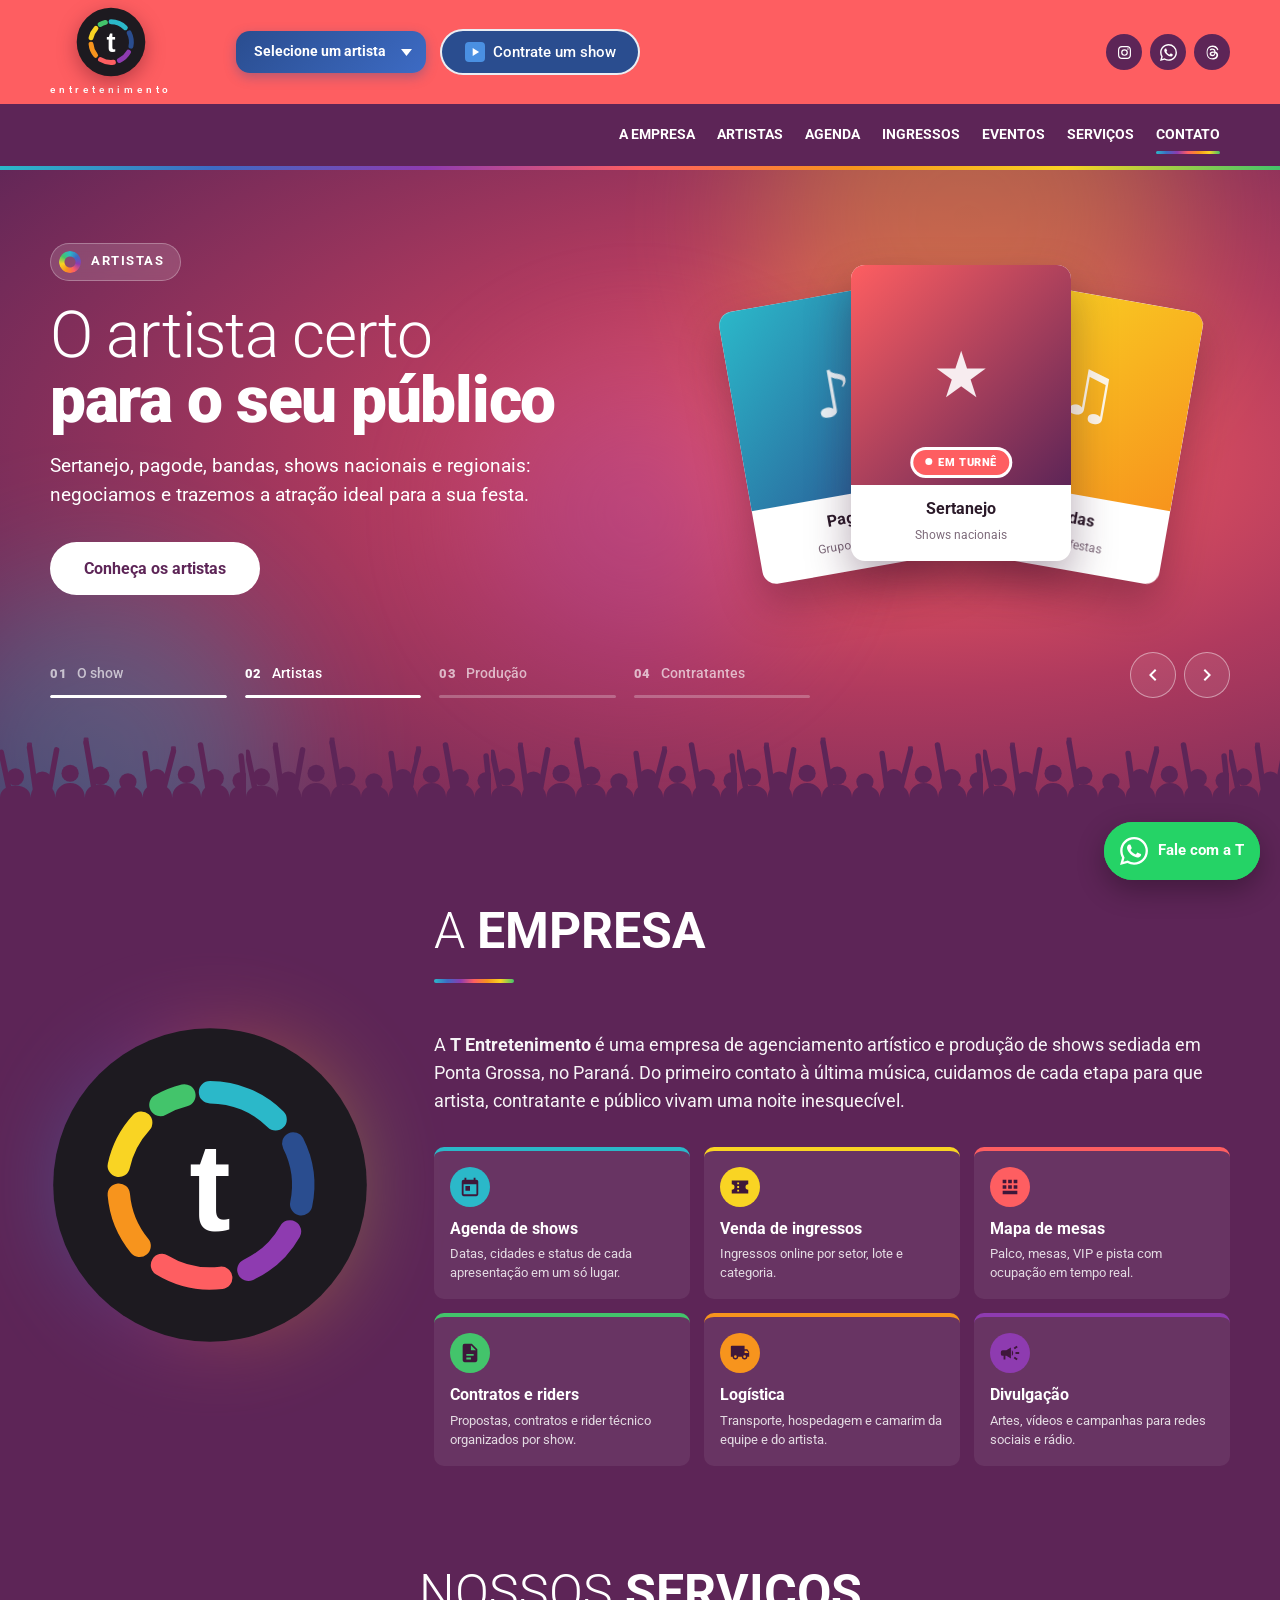
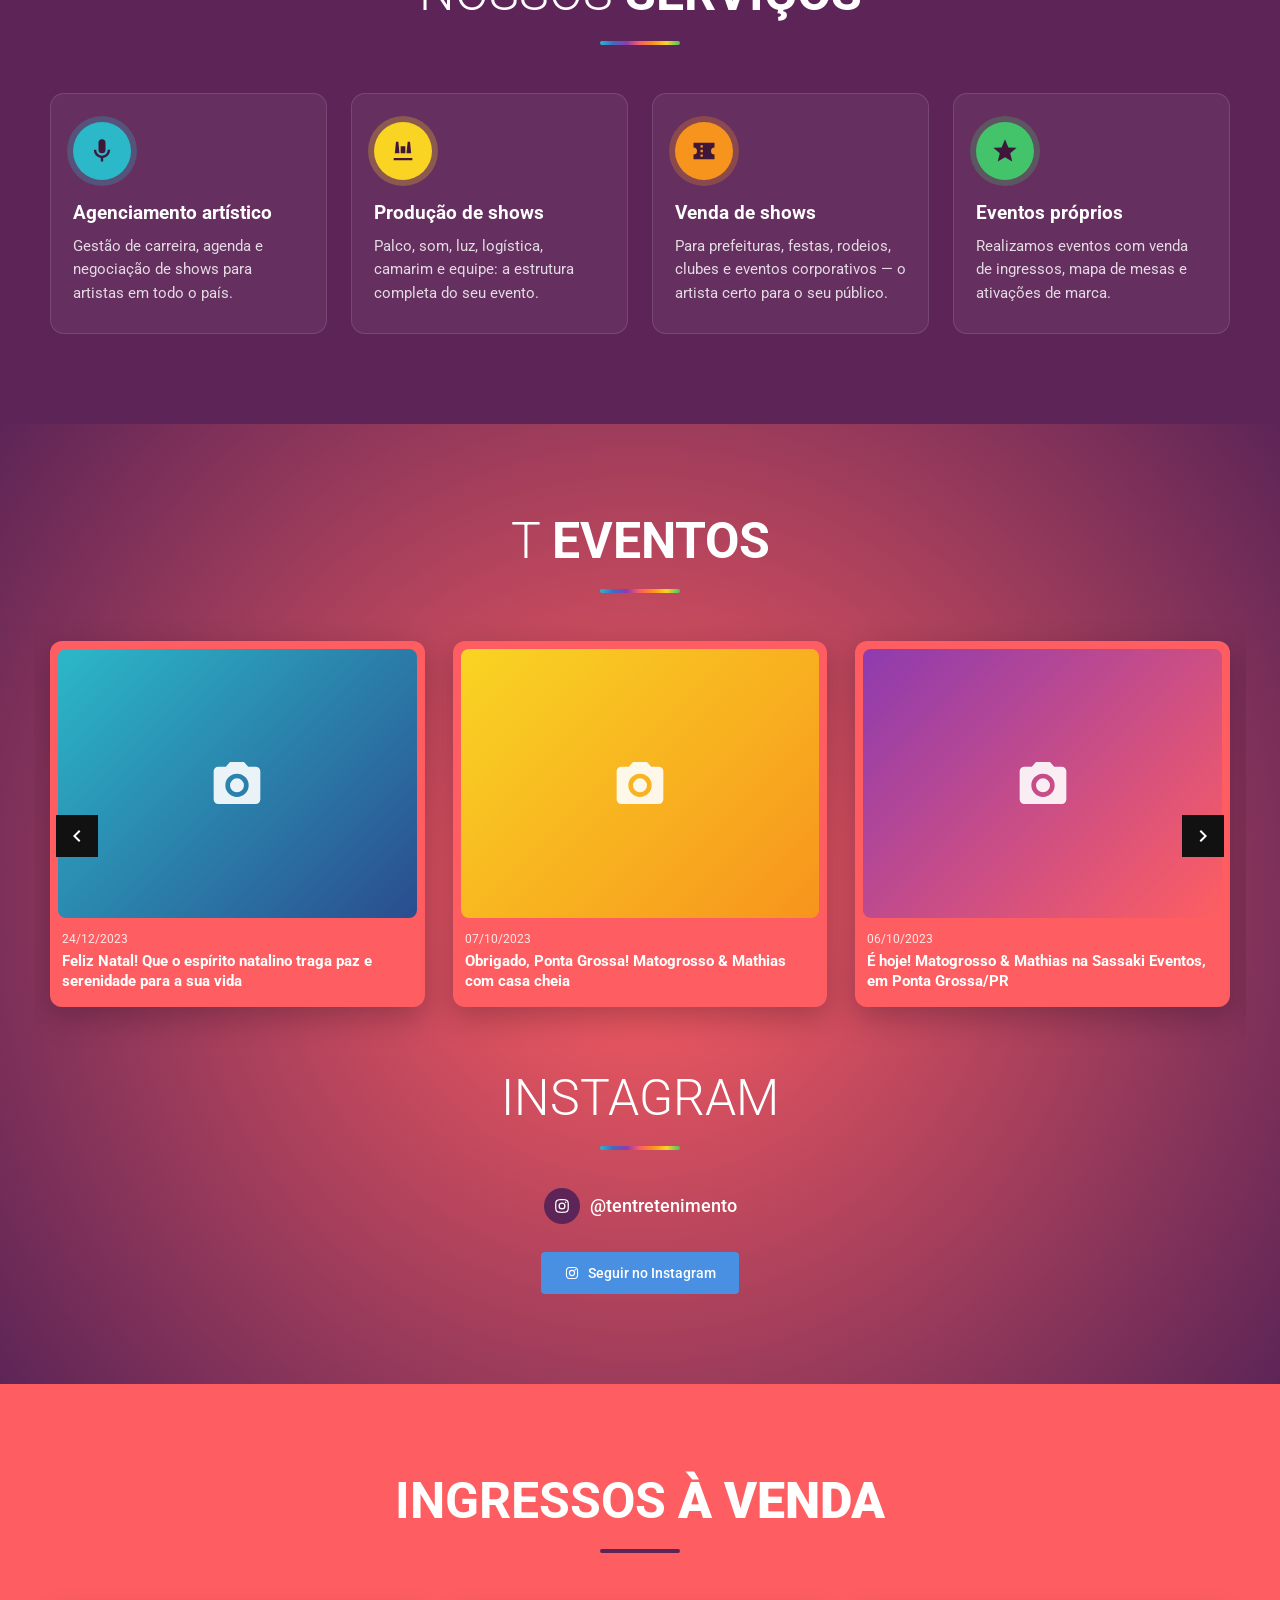
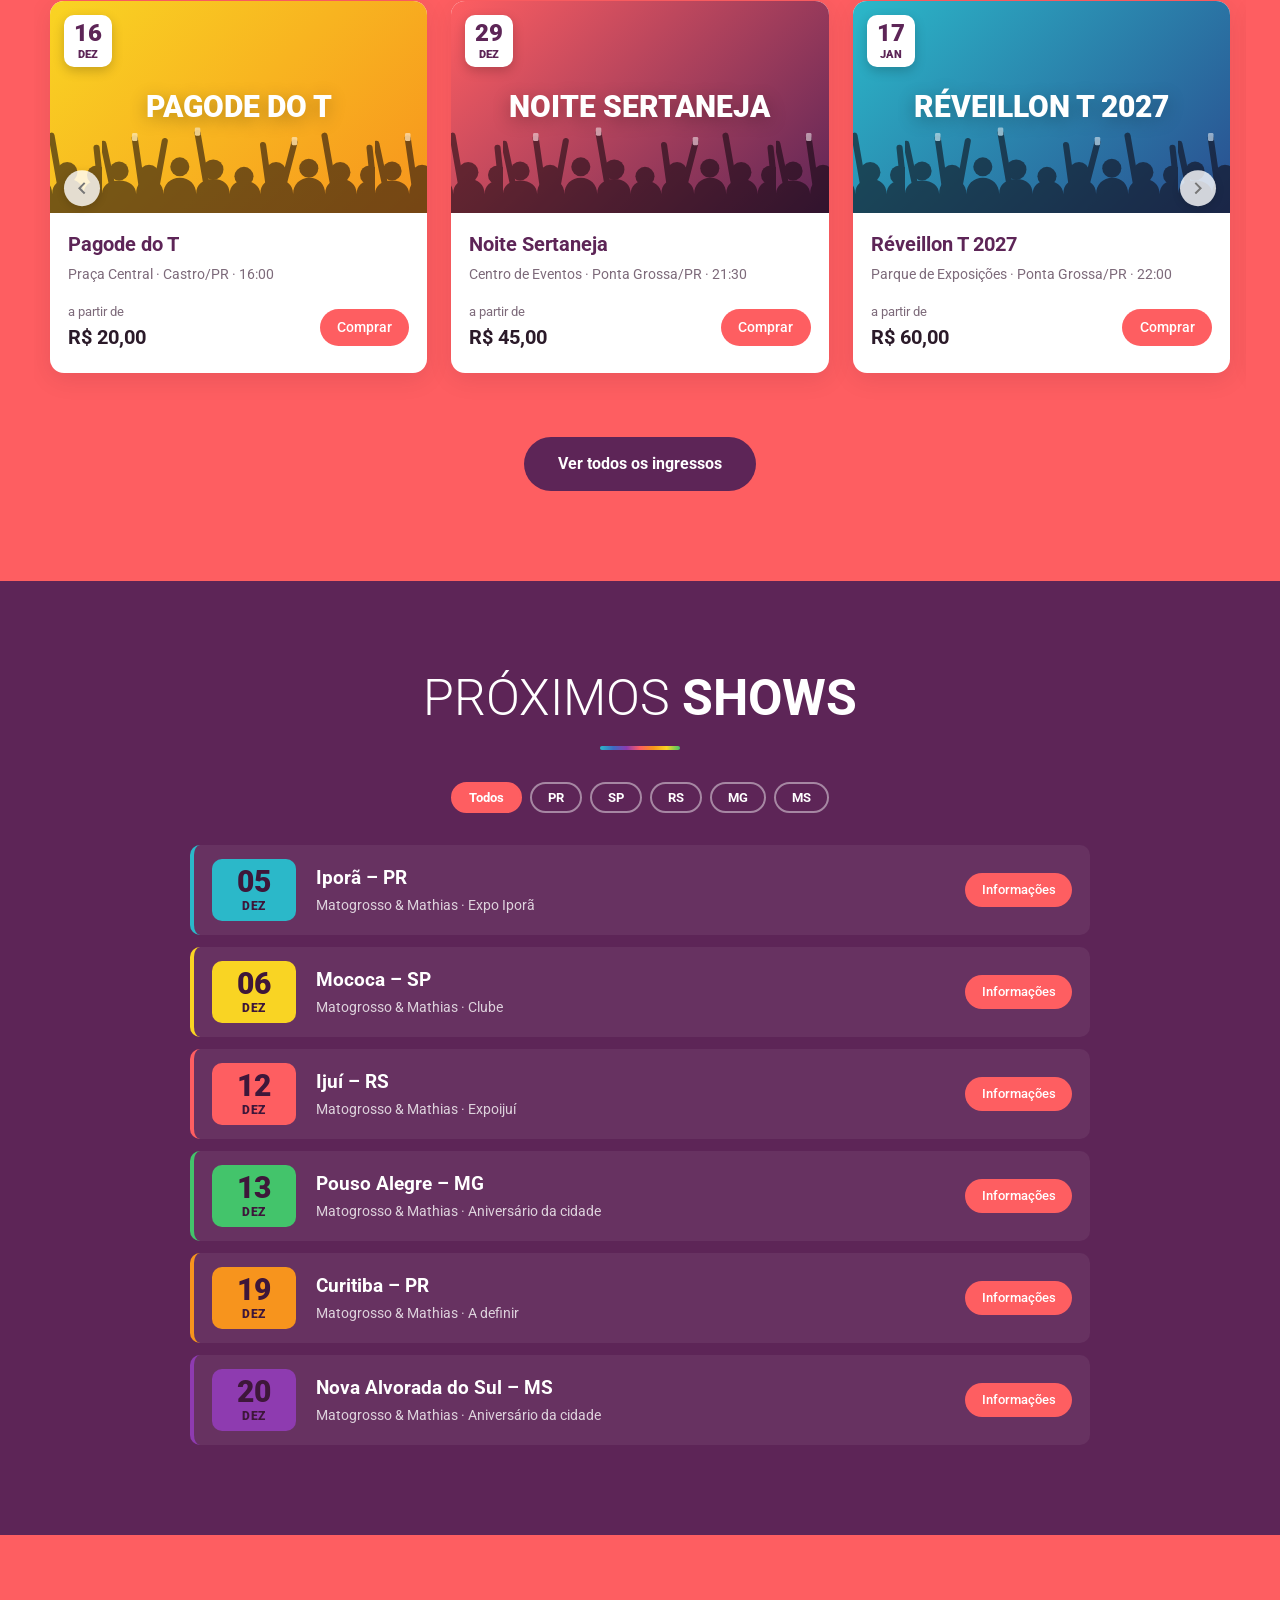
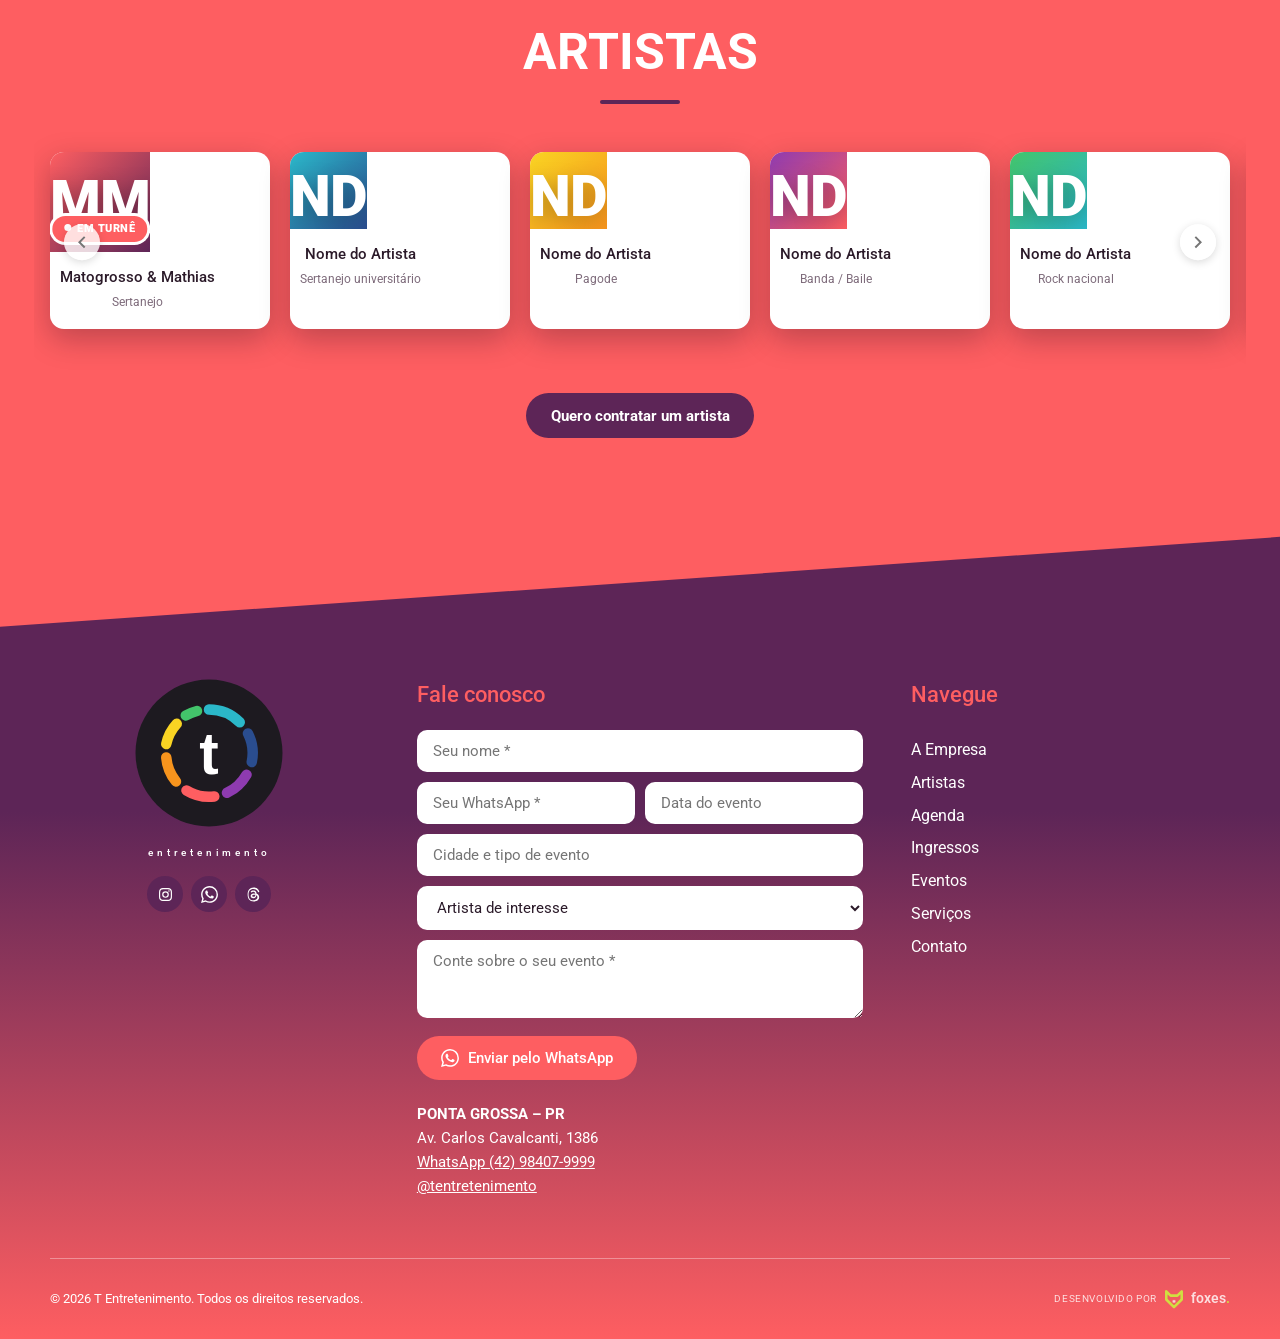
<file: index.html>
<!doctype html>
<html lang="pt-BR">
<head>
  <meta charset="utf-8">
  <meta name="viewport" content="width=device-width, initial-scale=1">
  <title>T Entretenimento – Agenciamento Artístico e Produção de Shows</title>
  <meta name="description" content="T Entretenimento: agenciamento artístico e produção de shows em Ponta Grossa/PR. Contrate shows, confira a agenda e os artistas.">
  <meta name="theme-color" content="#fe5e61">
  <link rel="icon" href="assets/logo.svg" type="image/svg+xml">
  <link rel="preconnect" href="https://fonts.googleapis.com">
  <link rel="preconnect" href="https://fonts.gstatic.com" crossorigin>
  <link href="https://fonts.googleapis.com/css2?family=Roboto:wght@300;400;500;700;900&display=swap" rel="stylesheet">
  <link rel="stylesheet" href="css/style.css?v=21">
  <link rel="stylesheet" href="ingressos/css/ingressos.css?v=2">
</head>
<body>

  <!-- ===== TOPO (coral) ===== -->
  <header class="site-header">
    <div class="topbar">
      <div class="container topbar__inner">
        <a href="#inicio" class="brand" aria-label="T Entretenimento – início">
          <img src="assets/logo.svg" alt="" width="70" height="70">
          <span class="brand__name">entretenimento</span>
        </a>

        <div class="topbar__actions">
          <label class="select-pill">
            <span class="sr-only">Selecione um artista</span>
            <select class="js-artist-select" aria-label="Selecione um artista">
              <option value="">Selecione um artista</option>
            </select>
          </label>
          <a href="#contato" class="btn btn--blue btn--play">
            <svg viewBox="0 0 24 24" aria-hidden="true"><path d="M8 5v14l11-7z"/></svg>
            Contrate um show
          </a>
        </div>

        <div class="social">
          <a href="https://www.instagram.com/tentretenimento/" target="_blank" rel="noopener" aria-label="Instagram">
            <svg viewBox="0 0 24 24" aria-hidden="true"><use href="#i-instagram"/></svg>
          </a>
          <a class="js-whatsapp" href="https://wa.me/5542984079999" target="_blank" rel="noopener" aria-label="WhatsApp (42) 98407-9999">
            <svg viewBox="0 0 24 24" aria-hidden="true"><use href="#i-whatsapp"/></svg>
          </a>
          <a href="https://www.threads.net/@tentretenimento" target="_blank" rel="noopener" aria-label="Threads">
            <svg viewBox="0 0 24 24" aria-hidden="true"><use href="#i-threads"/></svg>
          </a>
        </div>

        <button class="menu-toggle" aria-label="Abrir menu" aria-expanded="false" aria-controls="mainNav">
          <span></span><span></span><span></span>
        </button>
      </div>
    </div>

    <!-- ===== MENU (roxo) ===== -->
    <nav class="mainnav" aria-label="Principal">
      <div class="container mainnav__inner">
        <!-- ações no celular (como na Rádio T mobile) -->
        <div class="mobile-actions">
          <label class="select-pill select-pill--sm">
            <span class="sr-only">Selecione um artista</span>
            <select class="js-artist-select" aria-label="Selecione um artista">
              <option value="">Selecione um artista</option>
            </select>
          </label>
          <a href="#contato" class="btn btn--blue btn--play btn--sm">
            <svg viewBox="0 0 24 24" aria-hidden="true"><path d="M8 5v14l11-7z"/></svg>
            Contrate
          </a>
        </div>
        <div class="mainnav__links" id="mainNav">
          <a href="#empresa">A Empresa</a>
          <a href="#artistas">Artistas</a>
          <a href="#agenda">Agenda</a>
          <a href="ingressos/">Ingressos</a>
          <a href="#eventos">Eventos</a>
          <a href="#servicos">Serviços</a>
          <a href="#contato">Contato</a>
        </div>
      </div>
    </nav>
    <div class="rainbow" aria-hidden="true"></div>
  </header>

  <main id="inicio">

    <!-- ===== BANNER ===== -->
    <section class="hero" aria-roledescription="carrossel" aria-label="Destaques">
      <div class="hero__bg" aria-hidden="true"><i class="hero__glow hero__glow--1"></i><i class="hero__glow hero__glow--2"></i><i class="hero__glow hero__glow--3"></i></div>

      <div class="container hero__inner">
        <div class="hero__slides">

          <article class="slide is-active" aria-roledescription="slide" aria-label="1 de 4">
            <div class="slide__text">
              <span class="slide__kicker">T Entretenimento</span>
              <h1>O show começa <strong>muito antes do palco</strong></h1>
              <p>Produção de shows, agenciamento de artistas e eventos completos, de Ponta Grossa para todo o Brasil.</p>
              <div class="slide__ctas">
                <a href="#contato" class="btn btn--coral btn--lg">Contrate um show</a>
                <a href="#agenda" class="btn btn--ghost btn--lg">Ver agenda</a>
              </div>
            </div>
            <div class="slide__art art-orbit" aria-hidden="true">
              <div class="art-orbit__ring"></div>
              <img class="art-orbit__logo" src="assets/logo.svg" alt="" width="220" height="220">
              <span class="art-chip art-chip--a"><i style="--c:var(--c-teal)"></i>Agenciamento</span>
              <span class="art-chip art-chip--b"><i style="--c:var(--c-yellow)"></i>Produção de shows</span>
              <span class="art-chip art-chip--c"><i style="--c:var(--coral)"></i>Venda de ingressos</span>
            </div>
          </article>

          <article class="slide" aria-roledescription="slide" aria-label="2 de 4">
            <div class="slide__text">
              <span class="slide__kicker">Artistas</span>
              <h1>O artista certo <strong>para o seu público</strong></h1>
              <p>Sertanejo, pagode, bandas, shows nacionais e regionais: negociamos e trazemos a atração ideal para a sua festa.</p>
              <div class="slide__ctas">
                <a href="#artistas" class="btn btn--coral btn--lg">Conheça os artistas</a>
              </div>
            </div>
            <div class="slide__art art-fan" aria-hidden="true">
              <div class="art-card" style="--r:-10deg;--x:-62%;--g:linear-gradient(135deg,#2bb8c9,#2a4d8f)"><div class="art-card__img">♪</div><b>Pagode</b><small>Grupos e rodas</small></div>
              <div class="art-card" style="--r:10deg;--x:62%;--g:linear-gradient(135deg,#f9d423,#f7941d)"><div class="art-card__img">♫</div><b>Bandas</b><small>Bailes e festas</small></div>
              <div class="art-card art-card--front" style="--r:0deg;--x:0%;--g:linear-gradient(135deg,#fe5e61,#5d2557)"><div class="art-card__img">★<span class="card__badge">Em turnê</span></div><b>Sertanejo</b><small>Shows nacionais</small></div>
            </div>
          </article>

          <article class="slide" aria-roledescription="slide" aria-label="3 de 4">
            <div class="slide__text">
              <span class="slide__kicker">Produção de eventos</span>
              <h1>Festas, rodeios <strong>e grandes palcos</strong></h1>
              <p>Palco, som, luz, logística e equipe: cuidamos de toda a estrutura para eventos de todos os tamanhos.</p>
              <div class="slide__ctas">
                <a href="#servicos" class="btn btn--coral btn--lg">Conheça os serviços</a>
              </div>
            </div>
            <div class="slide__art art-stage" aria-hidden="true">
              <div class="art-stage__screen">
                <i class="art-spot" style="--x:22%;--c:#2bb8c9"></i><i class="art-spot" style="--x:50%;--c:#f9d423"></i><i class="art-spot" style="--x:78%;--c:#fe5e61"></i>
                <div class="art-stage__deck"></div>
                <div class="art-stage__crowd"></div>
              </div>
              <span class="art-chip art-chip--d"><i style="--c:var(--c-yellow)"></i>Palco e estrutura</span>
              <span class="art-chip art-chip--e"><i style="--c:var(--c-teal)"></i>Som e luz</span>
              <span class="art-chip art-chip--f"><i style="--c:var(--c-green)"></i>Logística e equipe</span>
            </div>
          </article>

          <article class="slide" aria-roledescription="slide" aria-label="4 de 4">
            <div class="slide__text">
              <span class="slide__kicker">Contratantes</span>
              <h1>Prefeituras, clubes <strong>e empresas</strong></h1>
              <p>Do primeiro contato à última música, uma única equipe cuidando do seu show com transparência e pontualidade.</p>
              <div class="slide__ctas">
                <a href="#contato" class="btn btn--coral btn--lg">Peça um orçamento</a>
                <a class="btn btn--ghost btn--lg js-whatsapp" href="https://wa.me/5542984079999" target="_blank" rel="noopener">Falar no WhatsApp</a>
              </div>
            </div>
            <div class="slide__art art-list" aria-hidden="true">
              <div class="art-list__card">
                <b class="art-list__title">Seu show com a T</b>
                <ul>
                  <li><i></i>Proposta e contrato</li>
                  <li><i></i>Rider técnico e estrutura</li>
                  <li><i></i>Transporte e hospedagem</li>
                  <li><i></i>Divulgação do evento</li>
                </ul>
              </div>
              <span class="art-chip art-chip--g"><i style="--c:#25d366"></i>Atendimento pelo WhatsApp</span>
            </div>
          </article>

        </div>

        <div class="hero__nav">
          <div class="hero__tabs" role="tablist" aria-label="Escolher destaque">
            <button role="tab" type="button"><span class="hero__num">01</span><span class="hero__label">O show</span><span class="hero__bar"><i></i></span></button>
            <button role="tab" type="button"><span class="hero__num">02</span><span class="hero__label">Artistas</span><span class="hero__bar"><i></i></span></button>
            <button role="tab" type="button"><span class="hero__num">03</span><span class="hero__label">Produção</span><span class="hero__bar"><i></i></span></button>
            <button role="tab" type="button"><span class="hero__num">04</span><span class="hero__label">Contratantes</span><span class="hero__bar"><i></i></span></button>
          </div>
          <div class="hero__arrows">
            <button class="hero__arrow hero__arrow--prev" type="button" aria-label="Destaque anterior"><svg viewBox="0 0 24 24"><path d="M15.4 7.4 14 6l-6 6 6 6 1.4-1.4L10.8 12z"/></svg></button>
            <button class="hero__arrow hero__arrow--next" type="button" aria-label="Próximo destaque"><svg viewBox="0 0 24 24"><path d="M8.6 16.6 10 18l6-6-6-6-1.4 1.4 4.6 4.6z"/></svg></button>
          </div>
        </div>
      </div>

      <div class="hero__crowd" aria-hidden="true"></div>
    </section>

    <!-- ===== A EMPRESA + SERVIÇOS ===== -->
    <section class="section section--purple" id="empresa">
      <div class="container about">
        <div class="about__logo">
          <img src="assets/logo.svg" alt="T Entretenimento" width="260" height="260">
        </div>
        <div class="about__text">
          <h2 class="title title--light title--left">A <strong>Empresa</strong></h2>
          <p>A <strong>T Entretenimento</strong> é uma empresa de agenciamento artístico e produção de shows sediada em Ponta Grossa, no Paraná. Do primeiro contato à última música, cuidamos de cada etapa para que artista, contratante e público vivam uma noite inesquecível.</p>
          <ul class="features">
            <li style="--accent:var(--c-teal)">
              <span class="features__icon"><svg viewBox="0 0 24 24" aria-hidden="true"><path d="M19 4h-1V2h-2v2H8V2H6v2H5a2 2 0 0 0-2 2v14a2 2 0 0 0 2 2h14a2 2 0 0 0 2-2V6a2 2 0 0 0-2-2Zm0 16H5V9h14ZM7 11h5v5H7Z"/></svg></span>
              <strong>Agenda de shows</strong><span>Datas, cidades e status de cada apresentação em um só lugar.</span>
            </li>
            <li style="--accent:var(--c-yellow)">
              <span class="features__icon"><svg viewBox="0 0 24 24" aria-hidden="true"><path d="M3 5h18v4a3 3 0 0 0 0 6v4H3v-4a3 3 0 0 0 0-6Zm6 2v2h2V7Zm0 4v2h2v-2Zm0 4v2h2v-2Z"/></svg></span>
              <strong>Venda de ingressos</strong><span>Ingressos online por setor, lote e categoria.</span>
            </li>
            <li style="--accent:var(--coral)">
              <span class="features__icon"><svg viewBox="0 0 24 24" aria-hidden="true"><path d="M4 4h4v4H4Zm6 0h4v4h-4Zm6 0h4v4h-4ZM4 10h4v4H4Zm6 0h4v4h-4Zm6 0h4v4h-4ZM4 16h16v4H4Z"/></svg></span>
              <strong>Mapa de mesas</strong><span>Palco, mesas, VIP e pista com ocupação em tempo real.</span>
            </li>
            <li style="--accent:var(--c-green)">
              <span class="features__icon"><svg viewBox="0 0 24 24" aria-hidden="true"><path d="M14 2H6a2 2 0 0 0-2 2v16a2 2 0 0 0 2 2h12a2 2 0 0 0 2-2V8Zm-1 7V3.5L18.5 9ZM8 13h8v2H8Zm0 4h5v2H8Z"/></svg></span>
              <strong>Contratos e riders</strong><span>Propostas, contratos e rider técnico organizados por show.</span>
            </li>
            <li style="--accent:var(--c-orange)">
              <span class="features__icon"><svg viewBox="0 0 24 24" aria-hidden="true"><path d="M20 8h-3V4H3a1 1 0 0 0-1 1v11h2a3 3 0 0 0 6 0h4a3 3 0 0 0 6 0h2v-5Zm-13 9.5A1.5 1.5 0 1 1 8.5 16 1.5 1.5 0 0 1 7 17.5Zm10 0a1.5 1.5 0 1 1 1.5-1.5 1.5 1.5 0 0 1-1.5 1.5ZM17 12V9.5h2.5l2 2.5Z"/></svg></span>
              <strong>Logística</strong><span>Transporte, hospedagem e camarim da equipe e do artista.</span>
            </li>
            <li style="--accent:var(--c-violet)">
              <span class="features__icon"><svg viewBox="0 0 24 24" aria-hidden="true"><path d="M18 11v2h4v-2Zm-2 6.6 3.2 2.4 1.2-1.6-3.2-2.4Zm4.4-12L19.2 4 16 6.4l1.2 1.6ZM4 9a2 2 0 0 0-2 2v2a2 2 0 0 0 2 2h1v4h2v-4h1l5 3V6L8 9Zm11.5 3A4.5 4.5 0 0 0 14 8.6v6.8a4.5 4.5 0 0 0 1.5-3.4Z"/></svg></span>
              <strong>Divulgação</strong><span>Artes, vídeos e campanhas para redes sociais e rádio.</span>
            </li>
          </ul>
        </div>
      </div>

      <div class="container" id="servicos">
        <h2 class="title title--light">Nossos <strong>Serviços</strong></h2>
        <div class="services">
          <article class="service" style="--accent:var(--c-teal)">
            <div class="service__icon"><svg viewBox="0 0 24 24" aria-hidden="true"><path d="M12 14a3 3 0 0 0 3-3V5a3 3 0 0 0-6 0v6a3 3 0 0 0 3 3Zm5-3a5 5 0 0 1-10 0H5a7 7 0 0 0 6 6.9V21h2v-3.1A7 7 0 0 0 19 11Z"/></svg></div>
            <h3>Agenciamento artístico</h3>
            <p>Gestão de carreira, agenda e negociação de shows para artistas em todo o país.</p>
          </article>
          <article class="service" style="--accent:var(--c-yellow)">
            <div class="service__icon"><svg viewBox="0 0 24 24" aria-hidden="true"><path d="M4 18h16v2H4zM6 4h2l1 10H5zm10 0h2l1 10h-4zM10 8h4v6h-4z"/></svg></div>
            <h3>Produção de shows</h3>
            <p>Palco, som, luz, logística, camarim e equipe: a estrutura completa do seu evento.</p>
          </article>
          <article class="service" style="--accent:var(--c-orange)">
            <div class="service__icon"><svg viewBox="0 0 24 24" aria-hidden="true"><path d="M3 5h18v4a3 3 0 0 0 0 6v4H3v-4a3 3 0 0 0 0-6Zm6 2v2h2V7Zm0 4v2h2v-2Zm0 4v2h2v-2Z"/></svg></div>
            <h3>Venda de shows</h3>
            <p>Para prefeituras, festas, rodeios, clubes e eventos corporativos — o artista certo para o seu público.</p>
          </article>
          <article class="service" style="--accent:var(--c-green)">
            <div class="service__icon"><svg viewBox="0 0 24 24" aria-hidden="true"><path d="M12 2l2.9 6.9L22 9.3l-5.5 4.7L18.2 21 12 17.3 5.8 21l1.7-7L2 9.3l7.1-.4z"/></svg></div>
            <h3>Eventos próprios</h3>
            <p>Realizamos eventos com venda de ingressos, mapa de mesas e ativações de marca.</p>
          </article>
        </div>
      </div>
    </section>

    <!-- ===== EVENTOS + INSTAGRAM (como "T News" + "Instagram") ===== -->
    <section class="section section--radial" id="eventos">
      <div class="container">
        <h2 class="title title--light">T <strong>Eventos</strong></h2>
        <div class="carousel carousel--news" data-autoplay="5000">
          <button class="carousel__btn carousel__btn--square prev" aria-label="Anterior"><svg viewBox="0 0 24 24"><path d="M15.4 7.4 14 6l-6 6 6 6 1.4-1.4L10.8 12z"/></svg></button>
          <div class="carousel__track" id="newsTrack"></div>
          <button class="carousel__btn carousel__btn--square next" aria-label="Próximo"><svg viewBox="0 0 24 24"><path d="M8.6 16.6 10 18l6-6-6-6-1.4 1.4 4.6 4.6z"/></svg></button>
        </div>
      </div>

      <div class="container center" id="instagram">
        <h2 class="title title--light">Instagram</h2>
        <a class="ig-handle" href="https://www.instagram.com/tentretenimento/" target="_blank" rel="noopener">
          <span class="ig-handle__icon"><svg viewBox="0 0 24 24" aria-hidden="true"><use href="#i-instagram"/></svg></span>
          @tentretenimento
        </a>
        <div>
          <a href="https://www.instagram.com/tentretenimento/" target="_blank" rel="noopener" class="btn btn--sky">
            <svg viewBox="0 0 24 24" aria-hidden="true"><use href="#i-instagram"/></svg>
            Seguir no Instagram
          </a>
        </div>
      </div>
    </section>

    <!-- ===== INGRESSOS À VENDA ===== -->
    <section class="section section--coral" id="ingressos">
      <div class="container">
        <h2 class="title">Ingressos <strong style="font-weight:900">à venda</strong></h2>
        <div class="carousel carousel--tix" data-autoplay="6000">
          <button class="carousel__btn carousel__btn--round prev" aria-label="Evento anterior"><svg viewBox="0 0 24 24"><path d="M15.4 7.4 14 6l-6 6 6 6 1.4-1.4L10.8 12z"/></svg></button>
          <div class="carousel__track" id="homeIngressos"></div>
          <button class="carousel__btn carousel__btn--round next" aria-label="Próximo evento"><svg viewBox="0 0 24 24"><path d="M8.6 16.6 10 18l6-6-6-6-1.4 1.4 4.6 4.6z"/></svg></button>
        </div>
        <div class="center" style="margin-top:40px">
          <a href="ingressos/" class="btn btn--purple btn--lg">Ver todos os ingressos</a>
        </div>
      </div>
    </section>

    <!-- ===== PRÓXIMOS SHOWS (como "Promoções acontecendo") ===== -->
    <section class="section section--purple" id="agenda">
      <div class="container">
        <h2 class="title title--light">Próximos <strong>Shows</strong></h2>
        <div class="agenda-filter" role="group" aria-label="Filtrar por estado"></div>
        <ul class="agenda" id="agendaList"></ul>
      </div>
    </section>

    <!-- ===== ARTISTAS (como "Programação") ===== -->
    <section class="section section--coral" id="artistas">
      <div class="container">
        <h2 class="title">Artistas</h2>
        <div class="carousel carousel--cards" data-autoplay="5000">
          <button class="carousel__btn carousel__btn--round prev" aria-label="Anterior"><svg viewBox="0 0 24 24"><path d="M15.4 7.4 14 6l-6 6 6 6 1.4-1.4L10.8 12z"/></svg></button>
          <div class="carousel__track" id="artistTrack"></div>
          <button class="carousel__btn carousel__btn--round next" aria-label="Próximo"><svg viewBox="0 0 24 24"><path d="M8.6 16.6 10 18l6-6-6-6-1.4 1.4 4.6 4.6z"/></svg></button>
        </div>
        <div class="center">
          <a href="#contato" class="btn btn--purple">Quero contratar um artista</a>
        </div>
      </div>
    </section>

  </main>

  <!-- ===== RODAPÉ ===== -->
  <footer class="site-footer" id="contato">
    <div class="container footer__grid">
      <div class="footer__brand">
        <img src="assets/logo.svg" alt="T Entretenimento" width="150" height="150">
        <span class="brand__name">entretenimento</span>
        <div class="social">
          <a href="https://www.instagram.com/tentretenimento/" target="_blank" rel="noopener" aria-label="Instagram">
            <svg viewBox="0 0 24 24" aria-hidden="true"><use href="#i-instagram"/></svg>
          </a>
          <a class="js-whatsapp" href="https://wa.me/5542984079999" target="_blank" rel="noopener" aria-label="WhatsApp (42) 98407-9999">
            <svg viewBox="0 0 24 24" aria-hidden="true"><use href="#i-whatsapp"/></svg>
          </a>
          <a href="https://www.threads.net/@tentretenimento" target="_blank" rel="noopener" aria-label="Threads">
            <svg viewBox="0 0 24 24" aria-hidden="true"><use href="#i-threads"/></svg>
          </a>
        </div>
      </div>

      <div class="footer__contact">
        <h3>Fale conosco</h3>
        <form class="contact-form" id="contactForm" novalidate>
          <label><span class="sr-only">Nome</span><input name="nome" placeholder="Seu nome *" autocomplete="name" required></label>
          <div class="contact-form__row">
            <label><span class="sr-only">WhatsApp</span><input name="telefone" type="tel" inputmode="tel" placeholder="Seu WhatsApp *" autocomplete="tel" required></label>
            <label><span class="sr-only">Data do evento</span><input name="data" type="text" placeholder="Data do evento" onfocus="this.type='date'" onblur="if(!this.value)this.type='text'"></label>
          </div>
          <label><span class="sr-only">Cidade e tipo de evento</span><input name="evento" placeholder="Cidade e tipo de evento"></label>
          <label><span class="sr-only">Artista de interesse</span>
            <select name="artista" id="formArtist"><option value="">Artista de interesse</option></select>
          </label>
          <label><span class="sr-only">Mensagem</span><textarea name="mensagem" rows="3" placeholder="Conte sobre o seu evento *" required></textarea></label>
          <p class="contact-form__error" id="formError" role="alert" hidden></p>
          <button class="btn btn--coral" type="submit">
            <svg viewBox="0 0 24 24" aria-hidden="true"><use href="#i-whatsapp"/></svg>
            Enviar pelo WhatsApp
          </button>
          <p class="contact-form__ok" id="formOk" role="status" hidden>
            Abrimos o WhatsApp com a sua mensagem pronta. É só tocar em <strong>enviar</strong>.
            Se não abriu, <a href="#" id="formOkLink" target="_blank" rel="noopener">clique aqui</a>.
          </p>
        </form>
        <address>
          <strong>PONTA GROSSA – PR</strong>
          Av. Carlos Cavalcanti, 1386<br>
          <a class="js-whatsapp" href="https://wa.me/5542984079999" target="_blank" rel="noopener">WhatsApp (42) 98407-9999</a><br>
          <a href="https://www.instagram.com/tentretenimento/" target="_blank" rel="noopener">@tentretenimento</a>
        </address>
      </div>

      <div class="footer__nav">
        <h3>Navegue</h3>
        <a href="#empresa">A Empresa</a>
        <a href="#artistas">Artistas</a>
        <a href="#agenda">Agenda</a>
        <a href="ingressos/">Ingressos</a>
        <a href="#eventos">Eventos</a>
        <a href="#servicos">Serviços</a>
        <a href="#contato">Contato</a>
      </div>
    </div>
    <div class="container footer__bottom">
      <span>© <span id="year"></span> T Entretenimento. Todos os direitos reservados.</span>
      <span data-foxes></span>
    </div>
  </footer>

  <!-- Botão flutuante do WhatsApp -->
  <a class="wa-fab js-whatsapp" href="https://wa.me/5542984079999" target="_blank" rel="noopener" aria-label="Conversar no WhatsApp: (42) 98407-9999">
    <svg viewBox="0 0 24 24" aria-hidden="true"><use href="#i-whatsapp"/></svg>
    <span class="wa-fab__label">Fale com a T</span>
  </a>

  <!-- ícones reutilizáveis -->
  <svg width="0" height="0" style="position:absolute;width:0;height:0;overflow:hidden" aria-hidden="true">
    <symbol id="i-instagram" viewBox="0 0 24 24"><path d="M12 7.3A4.7 4.7 0 1 0 16.7 12 4.7 4.7 0 0 0 12 7.3Zm0 7.7a3 3 0 1 1 3-3 3 3 0 0 1-3 3Zm6-7.9a1.1 1.1 0 1 1-1.1-1.1A1.1 1.1 0 0 1 18 7.1ZM21.1 8.2a5.4 5.4 0 0 0-1.5-3.8 5.4 5.4 0 0 0-3.8-1.5C14.3 2.8 9.7 2.8 8.2 2.9a5.4 5.4 0 0 0-3.8 1.5A5.4 5.4 0 0 0 2.9 8.2c-.1 1.5-.1 6.1 0 7.6a5.4 5.4 0 0 0 1.5 3.8 5.4 5.4 0 0 0 3.8 1.5c1.5.1 6.1.1 7.6 0a5.4 5.4 0 0 0 3.8-1.5 5.4 5.4 0 0 0 1.5-3.8c.1-1.5.1-6.1 0-7.6Zm-2 9.2a3.1 3.1 0 0 1-1.7 1.7c-1.2.5-4 .4-5.4.4s-4.2.1-5.4-.4a3.1 3.1 0 0 1-1.7-1.7c-.5-1.2-.4-4-.4-5.4s-.1-4.2.4-5.4a3.1 3.1 0 0 1 1.7-1.7c1.2-.5 4-.4 5.4-.4s4.2-.1 5.4.4a3.1 3.1 0 0 1 1.7 1.7c.5 1.2.4 4 .4 5.4s.1 4.2-.4 5.4Z"/></symbol>
    <symbol id="i-whatsapp" viewBox="0 0 24 24"><path d="M17.472 14.382c-.297-.149-1.758-.867-2.03-.967-.273-.099-.471-.148-.67.15-.197.297-.767.966-.94 1.164-.173.199-.347.223-.644.075-.297-.15-1.255-.463-2.39-1.475-.883-.788-1.48-1.761-1.653-2.059-.173-.297-.018-.458.13-.606.134-.133.298-.347.446-.52.149-.174.198-.298.298-.497.099-.198.05-.371-.025-.52-.075-.149-.669-1.612-.916-2.207-.242-.579-.487-.5-.669-.51-.173-.008-.371-.01-.57-.01-.198 0-.52.074-.792.372-.272.297-1.04 1.016-1.04 2.479 0 1.462 1.065 2.875 1.213 3.074.149.198 2.096 3.2 5.077 4.487.709.306 1.262.489 1.694.625.712.227 1.36.195 1.871.118.571-.085 1.758-.719 2.006-1.413.248-.694.248-1.289.173-1.413-.074-.124-.272-.198-.57-.347m-5.421 7.403h-.004a9.87 9.87 0 0 1-5.031-1.378l-.361-.214-3.741.982.998-3.648-.235-.374a9.86 9.86 0 0 1-1.51-5.26c.001-5.45 4.436-9.884 9.888-9.884 2.64 0 5.122 1.03 6.988 2.898a9.825 9.825 0 0 1 2.893 6.994c-.003 5.45-4.437 9.884-9.885 9.884m8.413-18.297A11.815 11.815 0 0 0 12.05 0C5.495 0 .16 5.335.157 11.892c0 2.096.547 4.142 1.588 5.945L.057 24l6.305-1.654a11.882 11.882 0 0 0 5.683 1.448h.005c6.554 0 11.89-5.335 11.893-11.893a11.821 11.821 0 0 0-3.48-8.413Z"/></symbol>
    <symbol id="i-threads" viewBox="0 0 24 24"><path d="M16.7 11.1l-.3-.1c-.2-3-1.8-4.7-4.6-4.7-1.7 0-3.1.7-3.9 2l1.5 1c.6-.9 1.6-1.1 2.4-1.1 1 0 1.7.3 2.1.9.3.4.5 1 .6 1.7a11 11 0 0 0-2.5-.1c-2.5.1-4.1 1.6-4 3.6.1 1 .6 1.9 1.4 2.4.7.5 1.6.7 2.6.6 1.3-.1 2.3-.5 3-1.4.5-.7.9-1.6 1-2.7.6.4 1.1.8 1.3 1.4.4 1 .4 2.6-.9 3.9-1.1 1.1-2.5 1.6-4.6 1.6-2.3 0-4.1-.8-5.2-2.2-1.1-1.4-1.6-3.3-1.6-5.8s.6-4.4 1.6-5.8c1.1-1.4 2.9-2.2 5.2-2.2 2.4 0 4.2.8 5.4 2.2.6.7 1 1.6 1.3 2.6l1.8-.5c-.4-1.3-.9-2.4-1.7-3.3C17.6 3.2 15.3 2.2 12.4 2.2h-.1C9.4 2.2 7.2 3.2 5.7 5 4.4 6.7 3.7 9 3.7 12s.7 5.3 2 7c1.5 1.8 3.7 2.8 6.6 2.8h.1c2.6 0 4.4-.7 5.9-2.1 2-2 1.9-4.4 1.3-5.9-.5-1.1-1.4-2-2.9-2.7Zm-4.4 4.2c-1.1.1-2.2-.4-2.2-1.4 0-.8.6-1.6 2.3-1.7h.6c.6 0 1.2.1 1.7.2-.2 2.4-1.3 2.8-2.4 2.9Z"/></symbol>
  </svg>

  <script src="js/data.js?v=16"></script>
  <script src="ingressos/js/dados.js?v=2"></script>
  <script src="js/main.js?v=19"></script>
  <script src="js/wa-fab.js?v=1"></script>
</body>
</html>
</file>
<file: css/style.css>
/* ==========================================================
   T Entretenimento – identidade herdada da Rádio T
   + cores do anel do logo T Entretenimento
   ========================================================== */
:root {
  /* Rádio T */
  --coral: #fe5e61;
  --coral-dark: #e9474b;
  --purple: #5d2557;
  --purple-dark: #3e173a;
  --night: #170914;
  --blue: #2a4d8f;
  --blue-light: #3d6bc4;
  --sky: #4a90e2;
  /* anel do logo */
  --c-teal: #2bb8c9;
  --c-yellow: #f9d423;
  --c-orange: #f7941d;
  --c-green: #43c46b;
  --c-violet: #8e3bb0;
  --rainbow: linear-gradient(90deg, var(--c-teal), var(--blue-light), var(--c-violet), var(--coral), var(--c-orange), var(--c-yellow), var(--c-green));

  --ink: #2b1a29;
  --muted: #7d6a7a;
  --radius: 14px;
  --shadow: 0 10px 30px rgba(30, 6, 26, .28);
  --font: "Roboto", system-ui, -apple-system, "Segoe UI", Arial, sans-serif;
}

*, *::before, *::after { box-sizing: border-box; }
html { scroll-behavior: smooth; scroll-padding-top: 130px; }
body { margin: 0; font-family: var(--font); color: var(--ink); background: var(--purple); line-height: 1.55; -webkit-font-smoothing: antialiased; overflow-x: hidden; }
img { max-width: 100%; display: block; }
a { color: inherit; }
svg { width: 1em; height: 1em; fill: currentColor; }
.container { width: min(1180px, 100% - 32px); margin-inline: auto; }
.center { text-align: center; }
.sr-only { position: absolute; width: 1px; height: 1px; overflow: hidden; clip: rect(0 0 0 0); white-space: nowrap; }

/* ---------- Botões ---------- */
.btn {
  display: inline-flex; align-items: center; justify-content: center; gap: .55em;
  padding: .75em 1.5em; border-radius: 999px; border: 2px solid transparent;
  font: 500 15px/1.2 var(--font); text-decoration: none; cursor: pointer; white-space: nowrap;
  transition: transform .2s, background-color .2s, box-shadow .2s, color .2s;
}
.btn:hover { transform: translateY(-2px); box-shadow: 0 8px 18px rgba(0,0,0,.22); }
.btn--sm { padding: .6em 1.1em; font-size: 14px; }
.btn--lg { padding: .95em 2em; font-size: 16px; font-weight: 700; }
.btn--blue { background: var(--blue); color: #fff; border-color: rgba(255,255,255,.9); }
.btn--blue:hover { background: var(--blue-light); }
.btn--sky { background: var(--sky); color: #fff; border-radius: 4px; font-size: 14px; }
.btn--sky svg { width: 16px; height: 16px; }
.btn--coral { background: var(--coral); color: #fff; }
.btn--coral:hover { background: var(--coral-dark); }
.btn--purple { background: var(--purple); color: #fff; font-weight: 700; }
.btn--purple:hover { background: var(--purple-dark); }
.btn--ghost { color: #fff; border-color: #fff; }
.btn--ghost:hover { background: #fff; color: var(--purple); }
.btn--play svg { width: 20px; height: 20px; background: var(--sky); border-radius: 4px; padding: 3px; }

/* ---------- Topo ---------- */
.site-header { position: sticky; top: 0; z-index: 50; }
.topbar { background: var(--coral); }
.topbar__inner { display: flex; align-items: center; gap: 24px; min-height: 104px; }
.brand { display: flex; flex-direction: column; align-items: center; text-decoration: none; color: #fff; flex-shrink: 0; }
.brand img { width: 70px; height: 70px; filter: drop-shadow(0 6px 10px rgba(60,0,20,.35)); transition: transform .5s; }
.brand:hover img { transform: rotate(-20deg) scale(1.05); }
.brand__name { font-size: 10px; letter-spacing: .38em; margin-top: 5px; color: #fff; font-weight: 500; }
.topbar__actions { display: flex; align-items: center; gap: 14px; margin-left: 40px; }
.select-pill select {
  appearance: none; border: 0; cursor: pointer; color: #fff; font: 700 14px/1.25 var(--font);
  padding: 12px 40px 12px 18px; border-radius: 14px; max-width: 190px;
  background: url("data:image/svg+xml,%3Csvg xmlns='http://www.w3.org/2000/svg' viewBox='0 0 10 6'%3E%3Cpath d='M0 0h10L5 6z' fill='%23fff'/%3E%3C/svg%3E") right 14px center / 11px no-repeat,
              linear-gradient(135deg, var(--blue), var(--blue-light));
  box-shadow: 0 4px 12px rgba(42,77,143,.35);
}
.select-pill select option { color: var(--ink); background: #fff; }
.select-pill--sm select { padding: 9px 34px 9px 14px; font-size: 13px; border-radius: 999px; }
.social { display: flex; gap: 8px; margin-left: auto; }
.social a { width: 36px; height: 36px; display: grid; place-items: center; border-radius: 50%; background: var(--purple); color: #fff; transition: background .2s, transform .2s; }
.social a:hover { background: var(--blue); transform: scale(1.1); }
.social svg { width: 17px; height: 17px; }

.mainnav { background: var(--purple); }
.mainnav__inner { display: flex; justify-content: flex-end; align-items: center; min-height: 62px; }
.mainnav__links { display: flex; gap: 2px; }
.mainnav__links a { color: #fff; text-decoration: none; text-transform: uppercase; font-weight: 700; font-size: 14px; padding: 8px 10px; position: relative; }
.mainnav__links a::after { content: ""; position: absolute; left: 10px; right: 10px; bottom: 0; height: 3px; border-radius: 2px; background: var(--rainbow); transform: scaleX(0); transform-origin: left; transition: transform .25s; }
.mainnav__links a:hover::after, .mainnav__links a.is-current::after { transform: scaleX(1); }
.mobile-actions { display: none; }
.rainbow { height: 4px; background: var(--rainbow); }

.menu-toggle { display: none; background: var(--purple); border: 0; border-radius: 10px; width: 44px; height: 44px; padding: 11px 10px; cursor: pointer; }
.menu-toggle span { display: block; height: 3px; background: #fff; border-radius: 2px; margin: 4px 0; transition: transform .25s, opacity .25s; }
.menu-toggle[aria-expanded="true"] span:nth-child(1) { transform: translateY(7px) rotate(45deg); }
.menu-toggle[aria-expanded="true"] span:nth-child(2) { opacity: 0; }
.menu-toggle[aria-expanded="true"] span:nth-child(3) { transform: translateY(-7px) rotate(-45deg); }

/* ---------- Banner ---------- */
.hero {
  position: relative; overflow: hidden; color: #fff;
  background: radial-gradient(ellipse 90% 80% at 70% 45%, var(--coral) 0%, #b03a5e 45%, var(--purple) 100%);
  padding: 44px 0 116px;
}
/* luzes suaves nas cores do logo, flutuando devagar */
.hero__bg { position: absolute; inset: 0; pointer-events: none; }
.hero__glow { position: absolute; border-radius: 50%; filter: blur(70px); animation: glow-drift 16s ease-in-out infinite alternate; }
.hero__glow--1 { width: 420px; height: 420px; background: var(--c-yellow); top: -160px; right: 8%; opacity: .28; }
.hero__glow--2 { width: 360px; height: 360px; background: var(--c-teal); bottom: -120px; left: -80px; opacity: .3; animation-delay: -6s; }
.hero__glow--3 { width: 300px; height: 300px; background: var(--c-violet); top: 30%; left: 38%; opacity: .35; animation-delay: -11s; }
@keyframes glow-drift { to { transform: translate(40px, 30px) scale(1.12); } }
/* plateia na cor da seção seguinte: o banner emenda com A Empresa */
.hero__crowd {
  position: absolute; left: 0; right: 0; bottom: -1px; height: 86px; background: var(--purple);
  -webkit-mask: url("../assets/crowd.svg") bottom left / auto 100% repeat-x;
  mask: url("../assets/crowd.svg") bottom left / auto 100% repeat-x;
}

.hero__inner { position: relative; z-index: 1; }
.hero__slides { display: grid; }
.slide {
  grid-area: 1 / 1; display: grid; grid-template-columns: 1.05fr .95fr; gap: 48px; align-items: center; min-height: 410px;
  opacity: 0; visibility: hidden; transition: opacity .6s ease, visibility .6s;
}
.slide.is-active { opacity: 1; visibility: visible; }
.slide__kicker {
  display: inline-flex; align-items: center; gap: 10px; padding: 7px 16px 7px 8px; border-radius: 999px;
  background: rgba(255,255,255,.14); border: 1px solid rgba(255,255,255,.28); backdrop-filter: blur(6px);
  font-size: 13px; font-weight: 700; letter-spacing: .12em; text-transform: uppercase;
}
.slide__kicker::before {
  content: ""; width: 22px; height: 22px; border-radius: 50%;
  background: conic-gradient(var(--c-teal), var(--blue-light), var(--c-violet), var(--coral), var(--c-orange), var(--c-yellow), var(--c-green), var(--c-teal));
  -webkit-mask: radial-gradient(circle, transparent 5px, #000 6px); mask: radial-gradient(circle, transparent 5px, #000 6px);
}
.slide h1 { font-size: clamp(38px, 5.2vw, 64px); line-height: 1.02; font-weight: 300; margin: 22px 0 18px; letter-spacing: -.02em; text-wrap: balance; }
.slide h1 strong { display: block; font-weight: 900; }
.slide p { font-size: clamp(16px, 1.6vw, 19px); max-width: 44ch; margin: 0 0 32px; opacity: .92; }
.slide__ctas { display: flex; flex-wrap: wrap; gap: 12px; }
.hero .btn--coral { background: #fff; color: var(--purple); }
.hero .btn--coral:hover { background: var(--c-yellow); color: #2b1a29; }

/* entrada: texto sobe em sequência, arte desliza e cresce */
.slide.is-active .slide__text > * { animation: rise .7s cubic-bezier(.22,1,.36,1) both; }
.slide.is-active .slide__text > :nth-child(2) { animation-delay: .08s; }
.slide.is-active .slide__text > :nth-child(3) { animation-delay: .16s; }
.slide.is-active .slide__text > :nth-child(4) { animation-delay: .24s; }
.slide.is-active .slide__art { animation: art-in .9s cubic-bezier(.22,1,.36,1) .1s both; }
@keyframes rise { from { opacity: 0; transform: translateY(24px); } to { opacity: 1; transform: none; } }
@keyframes art-in { from { opacity: 0; transform: translateX(40px) scale(.94); } to { opacity: 1; transform: none; } }
@keyframes spin { to { transform: rotate(360deg); } }
@keyframes bob { 50% { transform: translateY(-10px); } }

/* ilustrações dos slides */
.slide__art { position: relative; height: 390px; }
.art-chip {
  position: absolute; display: inline-flex; align-items: center; gap: 8px; white-space: nowrap; z-index: 3;
  background: #fff; color: var(--ink); font-weight: 700; font-size: 14px; padding: 10px 16px 10px 12px; border-radius: 999px;
  box-shadow: 0 12px 30px rgba(45,12,40,.28); animation: bob 5s ease-in-out infinite;
}
.art-chip i { width: 12px; height: 12px; border-radius: 50%; background: var(--c); box-shadow: 0 0 0 4px color-mix(in srgb, var(--c) 25%, transparent); }

/* 1 · logo em órbita */
.art-orbit__ring { position: absolute; top: 50%; left: 50%; width: 360px; height: 360px; margin: -180px 0 0 -180px; border-radius: 50%; border: 2px dashed rgba(255,255,255,.35); animation: spin 40s linear infinite; }
.art-orbit__logo { position: absolute; top: 50%; left: 50%; width: 240px; height: 240px; margin: -120px 0 0 -120px; filter: drop-shadow(0 24px 40px rgba(45,12,40,.45)); animation: bob 6s ease-in-out infinite; }
.art-chip--a { top: 8%; left: 4%; }
.art-chip--b { top: 44%; right: -2%; animation-delay: -1.6s; }
.art-chip--c { bottom: 6%; left: 14%; animation-delay: -3.2s; }

/* 2 · leque de cards de artistas (mesmo card da seção Artistas) */
.art-fan { display: grid; place-items: center; }
.art-card {
  position: absolute; width: 200px; background: #fff; border-radius: var(--radius); overflow: hidden; color: var(--ink); text-align: center;
  box-shadow: 0 20px 44px rgba(45,12,40,.35); transform: translateX(var(--x)) rotate(var(--r)) translateY(14px); padding-bottom: 14px;
}
.art-card--front { transform: translateY(-6px); z-index: 2; width: 220px; }
.art-card__img { aspect-ratio: 1; background: var(--g); display: grid; place-items: center; font-size: 64px; color: rgba(255,255,255,.9); position: relative; margin-bottom: 12px; }
.art-card b { display: block; font-size: 16px; }
.art-card small { color: var(--muted); font-size: 12px; }

/* 3 · mini palco */
.art-stage__screen { position: absolute; inset: 30px 30px 40px; border-radius: 22px; overflow: hidden; background: linear-gradient(180deg, #1a0b18, #3e173a); box-shadow: 0 24px 50px rgba(30,6,26,.45); border: 6px solid rgba(255,255,255,.12); }
.art-spot { position: absolute; top: -10%; left: var(--x); width: 120px; height: 110%; margin-left: -60px; background: linear-gradient(180deg, var(--c), transparent 80%); clip-path: polygon(45% 0, 55% 0, 100% 100%, 0 100%); opacity: .55; mix-blend-mode: screen; transform-origin: 50% 0; animation: sweep-spot 5s ease-in-out infinite alternate; }
.art-spot:nth-child(2) { animation-delay: -1.7s; }
.art-spot:nth-child(3) { animation-delay: -3.4s; }
@keyframes sweep-spot { from { transform: rotate(-12deg); } to { transform: rotate(12deg); } }
.art-stage__deck { position: absolute; left: 12%; right: 12%; bottom: 34%; height: 14px; border-radius: 4px; background: rgba(255,255,255,.85); box-shadow: 0 0 30px rgba(249,212,35,.6); }
.art-stage__crowd {
  position: absolute; left: 0; right: 0; bottom: 0; height: 34%; background: #0d050c;
  -webkit-mask: url("../assets/crowd.svg") bottom left / auto 100% repeat-x; mask: url("../assets/crowd.svg") bottom left / auto 100% repeat-x;
}
.art-chip--d { top: 6px; right: 0; }
.art-chip--e { top: 46%; left: -8px; animation-delay: -1.8s; }
.art-chip--f { bottom: 6px; right: 12%; animation-delay: -3.4s; }

/* 4 · checklist do contratante */
.art-list { display: grid; place-items: center; }
.art-list__card { width: min(360px, 100%); background: #fff; color: var(--ink); border-radius: 20px; padding: 26px 26px 22px; box-shadow: 0 24px 50px rgba(45,12,40,.35); transform: rotate(-2deg); }
.art-list__title { display: block; font-size: 20px; font-weight: 900; color: var(--purple); margin-bottom: 14px; }
.art-list__card ul { list-style: none; margin: 0; padding: 0; display: grid; gap: 12px; }
.art-list__card li { display: flex; align-items: center; gap: 12px; font-weight: 500; padding-bottom: 12px; border-bottom: 1px dashed #eadfe8; }
.art-list__card li:last-child { border-bottom: 0; padding-bottom: 0; }
.art-list__card li i {
  width: 26px; height: 26px; flex: none; border-radius: 50%;
  background: var(--c-green) url("data:image/svg+xml,%3Csvg xmlns=%22http://www.w3.org/2000/svg%22 viewBox=%220 0 24 24%22%3E%3Cpath fill=%22%23fff%22 d=%22m9 16.2-4.2-4.2-1.4 1.4L9 19 21 7l-1.4-1.4Z%22/%3E%3C/svg%3E") center / 16px no-repeat;
}
.slide.is-active .art-list__card li { animation: rise .5s cubic-bezier(.22,1,.36,1) both; }
.slide.is-active .art-list__card li:nth-child(1) { animation-delay: .35s; }
.slide.is-active .art-list__card li:nth-child(2) { animation-delay: .5s; }
.slide.is-active .art-list__card li:nth-child(3) { animation-delay: .65s; }
.slide.is-active .art-list__card li:nth-child(4) { animation-delay: .8s; }
.art-chip--g { bottom: 18px; right: 2%; animation-delay: -2s; }

/* navegação: abas numeradas com barra de progresso */
.hero__nav { display: flex; align-items: flex-end; justify-content: space-between; gap: 24px; margin-top: 28px; }
.hero__tabs { display: grid; grid-template-columns: repeat(4, minmax(0, 1fr)); gap: 18px; flex: 1; max-width: 760px; }
.hero__tabs button { background: none; border: 0; padding: 0; color: rgba(255,255,255,.65); text-align: left; cursor: pointer; font: inherit; display: grid; grid-template-columns: auto 1fr; column-gap: 10px; row-gap: 10px; align-items: baseline; transition: color .2s; }
.hero__tabs button:hover, .hero__tabs button[aria-selected="true"] { color: #fff; }
.hero__num { font-size: 13px; font-weight: 900; letter-spacing: .05em; }
.hero__label { font-size: 14px; font-weight: 500; white-space: nowrap; overflow: hidden; text-overflow: ellipsis; }
.hero__bar { grid-column: 1 / -1; height: 3px; border-radius: 3px; background: rgba(255,255,255,.25); overflow: hidden; }
.hero__bar i { display: block; height: 100%; width: 0; background: #fff; border-radius: inherit; }
.hero__tabs button.is-done .hero__bar i { width: 100%; }
.hero__tabs button[aria-selected="true"] .hero__bar i { animation: hero-progress var(--hero-tempo, 7s) linear forwards; }
.hero:hover .hero__tabs button[aria-selected="true"] .hero__bar i,
.hero:focus-within .hero__tabs button[aria-selected="true"] .hero__bar i { animation-play-state: paused; }
@keyframes hero-progress { from { width: 0; } to { width: 100%; } }
.hero__arrows { display: flex; gap: 8px; }
.hero__arrow { width: 46px; height: 46px; border-radius: 50%; border: 1px solid rgba(255,255,255,.45); background: rgba(255,255,255,.08); color: #fff; cursor: pointer; display: grid; place-items: center; transition: background .2s, color .2s; }
.hero__arrow svg { width: 24px; height: 24px; }
.hero__arrow:hover { background: #fff; color: var(--purple); }

.tag { display: inline-block; background: var(--tag, var(--coral)); color: var(--tag-ink, #fff); padding: 7px 16px; font-size: 13px; font-weight: 900; letter-spacing: .1em; text-transform: uppercase; transform: skewX(-12deg); box-shadow: 0 6px 16px rgba(0,0,0,.3); }

/* ---------- Seções ---------- */
.section { padding: 90px 0; }
.section--purple { background: var(--purple); color: #fff; }
.section--coral { background: var(--coral); }
.section--radial { background: radial-gradient(circle at 50% 50%, var(--coral) 0%, var(--purple) 100%); color: #fff; }
.title { font-size: clamp(32px, 5vw, 50px); font-weight: 700; text-transform: uppercase; text-align: center; color: #fff; margin: 0 0 48px; line-height: 1.1; }
.title--light { font-weight: 300; }
.title--light strong { font-weight: 700; }
.title::after { content: ""; display: block; width: 80px; height: 4px; border-radius: 2px; background: var(--rainbow); margin: 20px auto 0; }
.section--coral .title::after { background: var(--purple); }
.title--left { text-align: left; }
.title--left::after { margin-left: 0; }

/* A empresa */
.about { display: grid; grid-template-columns: 320px 1fr; gap: 64px; align-items: center; margin-bottom: 100px; }
.about__logo { position: relative; }
.about__logo::before { content: ""; position: absolute; inset: 8%; border-radius: 50%; background: var(--rainbow); filter: blur(50px); opacity: .55; animation: spin 18s linear infinite; }
.about__logo img { position: relative; width: 100%; height: auto; animation: float 6s ease-in-out infinite; }
@keyframes float { 50% { transform: translateY(-12px); } }
.about p { font-size: 18px; margin: 0 0 32px; opacity: .95; }
.features { list-style: none; padding: 0; margin: 0; display: grid; grid-template-columns: repeat(3, 1fr); gap: 14px; }
.features li { background: rgba(255,255,255,.07); border-top: 4px solid var(--accent); border-radius: 10px; padding: 16px; text-align: left; transition: background .2s, transform .2s; }
.features li:hover { background: rgba(255,255,255,.12); transform: translateY(-4px); }
.features__icon { width: 40px; height: 40px; border-radius: 50%; background: var(--accent); color: var(--purple-dark); display: grid; place-items: center; margin-bottom: 10px; }
.features__icon svg { width: 22px; height: 22px; }
.features strong { display: block; font-size: 16px; margin-bottom: 4px; }
.features span:not(.features__icon) { display: block; font-size: 13px; opacity: .82; line-height: 1.45; }

/* Serviços */
.services { display: grid; grid-template-columns: repeat(4, 1fr); gap: 24px; }
.service { background: rgba(255,255,255,.05); border: 1px solid rgba(255,255,255,.12); border-radius: var(--radius); padding: 28px 22px; transition: background .25s, transform .25s, border-color .25s; }
.service:hover { background: rgba(255,255,255,.1); border-color: var(--accent); transform: translateY(-6px); }
.service__icon { width: 58px; height: 58px; border-radius: 50%; background: var(--accent); color: var(--purple-dark); display: grid; place-items: center; margin-bottom: 18px; box-shadow: 0 0 0 6px color-mix(in srgb, var(--accent) 25%, transparent); }
.service__icon svg { width: 28px; height: 28px; }
.service h3 { margin: 0 0 8px; font-size: 19px; }
.service p { margin: 0; opacity: .82; font-size: 15px; }

/* ---------- Carrossel ---------- */
.carousel { position: relative; margin-bottom: 56px; }
.carousel__track {
  --n: 5; --gap: 20px;
  /* folga para a sombra e o "pulo" do hover: a rolagem corta o que passa da borda,
     então a faixa ganha padding e a margem negativa devolve os cards ao lugar */
  --bleed: min(calc(var(--gap) - 2px), 16px); /* menor que o espaço entre cards (o próximo não aparece) e que a margem da página (sem rolagem lateral) */
  display: grid; grid-auto-flow: column; gap: var(--gap);
  grid-auto-columns: calc((100% - (var(--n) - 1) * var(--gap)) / var(--n));
  overflow-x: auto; scroll-snap-type: x mandatory; scroll-behavior: smooth; scrollbar-width: none;
  padding: 20px var(--bleed) 44px; margin: -20px calc(var(--bleed) * -1) -36px;
  scroll-padding-inline: var(--bleed);
}
.carousel__track::-webkit-scrollbar { display: none; }
.carousel__track > * { scroll-snap-align: start; }
.carousel__btn { position: absolute; top: 50%; z-index: 2; cursor: pointer; display: grid; place-items: center; border: 0; transition: background .2s, opacity .2s; }
.carousel__btn svg { width: 24px; height: 24px; }
.carousel__btn--round { width: 36px; height: 36px; border-radius: 50%; background: rgba(255,255,255,.8); color: #777; box-shadow: 0 2px 8px rgba(0,0,0,.15); transform: translateY(-80%); }
.carousel__btn--round.prev { left: 14px; } .carousel__btn--round.next { right: 14px; }
.carousel__btn--round:hover { background: #fff; color: var(--coral); }
.carousel__btn--square { width: 42px; height: 42px; background: #111; color: #fff; transform: translateY(-50%); }
.carousel__btn--square.prev { left: -56px; } .carousel__btn--square.next { right: -56px; }
.carousel__btn--square:hover { background: var(--coral); }
.carousel--news .carousel__track { --n: 3; --gap: 28px; }
.carousel--tix .carousel__track { --n: 3; --gap: 24px; }
.carousel--tix .tix-event:hover { transform: translateY(-5px); }
.carousel.is-static .carousel__btn { display: none; }

/* Card de artista (grade de programação da Rádio T) */
.card { background: #fff; border-radius: var(--radius); overflow: hidden; text-align: center; box-shadow: var(--shadow); transition: transform .25s, box-shadow .25s; cursor: pointer; border: 0; padding: 0; font: inherit; color: inherit; display: flex; flex-direction: column; }
.card:hover { transform: translateY(-6px); box-shadow: 0 18px 40px rgba(30,6,26,.38); }
.card__img { aspect-ratio: 1; position: relative; display: grid; place-items: center; overflow: hidden; }
.card__img img { width: 100%; height: 100%; object-fit: cover; transition: transform .4s; }
.card:hover .card__img img { transform: scale(1.06); }
.card__initials { font-size: 58px; font-weight: 900; color: #fff; letter-spacing: -.02em; text-shadow: 0 6px 20px rgba(0,0,0,.25); }
.card__badge { position: absolute; bottom: 10px; left: 50%; transform: translateX(-50%); background: var(--coral); color: #fff; font-size: 11px; font-weight: 900; padding: 4px 12px; border-radius: 999px; text-transform: uppercase; letter-spacing: .05em; white-space: nowrap; box-shadow: 0 0 0 3px #fff; }
.card__badge::before { content: ""; display: inline-block; width: 7px; height: 7px; border-radius: 50%; background: #fff; margin-right: 6px; vertical-align: 1px; animation: blink 1.2s infinite; }
@keyframes blink { 50% { opacity: .2; } }
.card__body { flex: 1; padding: 14px 10px 18px; }
.card__body h3 { margin: 0; font-size: 15px; font-weight: 500; color: var(--ink); }
.card__body p { margin: 4px 0 0; font-size: 12px; color: var(--muted); }

/* Card de evento (T News da Rádio T) */
.news { display: block; background: var(--coral); border-radius: 12px; padding: 8px 8px 16px; text-decoration: none; color: #fff; box-shadow: var(--shadow); transition: transform .25s; }
.news:hover { transform: translateY(-6px); }
.news__img { aspect-ratio: 4/3; border-radius: 8px; overflow: hidden; position: relative; display: grid; place-items: center; }
.news__img img { width: 100%; height: 100%; object-fit: cover; transition: transform .4s; }
.news:hover .news__img img { transform: scale(1.05); }
.news__img svg { width: 56px; height: 56px; color: rgba(255,255,255,.9); }
.news time { display: block; font-size: 12px; opacity: .85; margin: 12px 4px 4px; }
.news h3 { margin: 0 4px; font-size: 15px; line-height: 1.3; font-weight: 700; display: -webkit-box; -webkit-line-clamp: 3; -webkit-box-orient: vertical; overflow: hidden; }

/* Instagram */
#instagram { margin-top: 40px; }
.ig-handle { display: inline-flex; align-items: center; gap: 10px; color: #fff; font-weight: 500; font-size: 18px; text-decoration: none; margin: -24px 0 28px; }
.ig-handle__icon { width: 36px; height: 36px; border-radius: 50%; background: var(--purple); display: grid; place-items: center; }
.ig-handle__icon svg { width: 18px; height: 18px; }
.ig-handle:hover { text-decoration: underline; }

/* Agenda */
.agenda-filter { display: flex; flex-wrap: wrap; justify-content: center; gap: 8px; margin: -16px 0 32px; }
.agenda-filter button { border: 2px solid rgba(255,255,255,.45); background: transparent; color: #fff; border-radius: 999px; padding: 6px 16px; font: 700 13px var(--font); cursor: pointer; transition: background .2s, border-color .2s; }
.agenda-filter button[aria-pressed="true"], .agenda-filter button:hover { background: var(--coral); border-color: var(--coral); }
.agenda { list-style: none; padding: 0; margin: 0 auto; max-width: 900px; display: grid; gap: 12px; }
.agenda li { display: grid; grid-template-columns: 84px 1fr auto; gap: 20px; align-items: center; background: rgba(255,255,255,.06); border-left: 4px solid var(--accent); border-radius: 10px; padding: 14px 18px; transition: background .2s, transform .2s; }
.agenda li:hover { background: rgba(255,255,255,.12); transform: translateX(4px); }
.agenda__date { text-align: center; background: var(--accent); color: var(--purple-dark); border-radius: 10px; padding: 8px 4px; line-height: 1; }
.agenda__date b { display: block; font-size: 30px; font-weight: 900; }
.agenda__date small { font-size: 12px; text-transform: uppercase; font-weight: 900; letter-spacing: .05em; }
.agenda__info h3 { margin: 0; font-size: 19px; }
.agenda__info p { margin: 2px 0 0; opacity: .78; font-size: 14px; }
.agenda__today { display: inline-block; background: var(--coral); color: #fff; font-size: 11px; font-weight: 900; padding: 2px 8px; border-radius: 999px; margin-left: 8px; vertical-align: 3px; }
.agenda .btn { padding: .55em 1.1em; font-size: 13px; }
.agenda__empty { text-align: center; opacity: .8; display: block !important; border: 0 !important; }

/* ---------- Rodapé ---------- */
.site-footer { position: relative; color: #fff; padding: 150px 0 0; background: linear-gradient(180deg, var(--purple) 0%, var(--purple) 35%, var(--coral) 100%); }
.site-footer::before { content: ""; position: absolute; top: -1px; left: 0; right: 0; height: 100px; background: var(--coral); clip-path: polygon(0 0, 100% 0, 100% 10%, 0 100%); }
.footer__grid { display: grid; grid-template-columns: 1fr 1.4fr 1fr; gap: 48px; position: relative; }
.footer__brand { display: flex; flex-direction: column; align-items: center; gap: 12px; }
.footer__brand img { width: 150px; height: 150px; }
.footer__brand .social { margin: 4px 0 0; }
.site-footer h3 { color: var(--coral); font-size: 22px; margin: 0 0 18px; font-weight: 500; }
.contact-form { display: grid; gap: 10px; margin-bottom: 22px; }
.contact-form input, .contact-form select, .contact-form textarea { width: 100%; border: 0; border-radius: 10px; padding: 12px 16px; font: 15px var(--font); color: var(--ink); background: #fff; }
.contact-form input:focus, .contact-form select:focus, .contact-form textarea:focus { outline: 3px solid var(--c-yellow); }
.contact-form .btn { justify-self: start; }
.contact-form .btn svg { width: 18px; height: 18px; }
.contact-form__row { display: grid; grid-template-columns: 1fr 1fr; gap: 10px; }
.contact-form [aria-invalid="true"] { outline: 3px solid var(--c-yellow); background: #fff7d6; }
.contact-form__error { margin: 0; background: var(--purple-dark); color: #fff; border-left: 4px solid var(--c-yellow); border-radius: 8px; padding: 10px 14px; font-size: 14px; }
.contact-form__ok { margin: 0; background: rgba(255,255,255,.14); border-left: 4px solid #25d366; border-radius: 8px; padding: 10px 14px; font-size: 14px; }
.contact-form__ok a { color: #fff; font-weight: 700; }
.contact-form [hidden] { display: none; }

/* Botão flutuante do WhatsApp */
.wa-fab {
  position: fixed; right: 20px; bottom: 20px; z-index: 60;
  display: inline-flex; align-items: center; gap: 10px; height: 58px; padding: 0 16px;
  border-radius: 999px; background: #25d366; color: #fff; text-decoration: none; font-weight: 700; font-size: 15px;
  box-shadow: 0 10px 28px rgba(0,0,0,.3); transition: transform .12s linear, background .2s;
}
.wa-fab svg { width: 28px; height: 28px; flex: none; }
.wa-fab:hover { background: #1ebe5b; transform: translateY(-3px); }
.wa-fab::before { content: ""; position: absolute; inset: 0; border-radius: inherit; border: 2px solid #25d366; animation: wa-ping 2.4s ease-out infinite; pointer-events: none; }
@keyframes wa-ping { 0% { opacity: .7; transform: scale(1); } 80%, 100% { opacity: 0; transform: scale(1.35); } }
address { font-style: normal; font-size: 15px; line-height: 1.6; }
address strong { display: block; }
address a { color: #fff; }
.footer__nav { display: flex; flex-direction: column; gap: 8px; }
.footer__nav a { text-decoration: none; transition: color .2s, padding .2s; }
.footer__nav a:hover { color: var(--purple); padding-left: 6px; }
.footer__bottom { border-top: 1px solid rgba(255,255,255,.35); margin-top: 60px; padding: 18px 0; font-size: 13px; display: flex; flex-wrap: wrap; align-items: center; justify-content: space-between; gap: 12px 24px; }


/* ── Assinatura Foxes (padrão de todos os projetos) ─────────────────── */

.foxes-credit-link {
  display: inline-flex;
  align-items: center;
  justify-content: center;
  gap: 0.5rem;
  min-height: 44px;
  font-size: 0.875rem;
  white-space: nowrap;
  text-decoration: none;
  color: inherit;
  opacity: 0.8;
  transition: opacity 0.6s cubic-bezier(.22, 1, .36, 1), transform 0.6s cubic-bezier(.22, 1, .36, 1);
}

.foxes-credit-link[data-state="waiting"] { opacity: 0; transform: translateY(1rem); }
.foxes-credit-link:hover { opacity: 1; }
.foxes-credit-link small { font-size: 0.625rem; line-height: 1; letter-spacing: 0.06em; text-transform: uppercase; }
.foxes-credit-link b { font-weight: 600; }
/* Símbolo atual: raposa em linha + ponto lima */
.foxes-credit-fox { width: 1.125rem; height: 1.16rem; flex: none; overflow: visible; transition: transform 0.3s ease; }
.foxes-fox-line { stroke-dasharray: 100; }
.foxes-fox-dot { transform-box: fill-box; transform-origin: center; }

/* Entrada: a linha se desenha e o ponto cai no lugar com um quique */
.foxes-credit-link[data-state="seen"] .foxes-fox-line { animation: fox-draw 1.2s cubic-bezier(.65, 0, .35, 1) 0.4s both; }
.foxes-credit-link[data-state="seen"] .foxes-fox-dot { animation: fox-dot-drop 0.7s cubic-bezier(.34, 1.56, .64, 1) 1.45s both; }

/* Hover: a raposa inclina, redesenha a linha e o ponto acende */
.foxes-credit-link:hover .foxes-credit-fox { transform: rotate(-6deg) scale(1.08); }
.foxes-credit-link[data-state="seen"]:hover .foxes-fox-line { animation: fox-draw 0.7s cubic-bezier(.65, 0, .35, 1) both; }
.foxes-credit-link[data-state="seen"]:hover .foxes-fox-dot { animation: fox-dot-glow 1.2s ease-in-out infinite; }

@keyframes fox-draw {
  from { stroke-dashoffset: 100; }
  to { stroke-dashoffset: 0; }
}
@keyframes fox-dot-drop {
  0% { transform: translateY(-260%) scale(0); }
  60% { transform: translateY(0) scale(1.35); }
  100% { transform: translateY(0) scale(1); }
}
@keyframes fox-dot-glow {
  0%, 100% { transform: scale(1); filter: drop-shadow(0 0 0 #fff); }
  50% { transform: scale(1.35); filter: drop-shadow(0 0 6px #fff); }
}
.foxes-credit-dot { color: #c8ff3a; }

.foxes-sr { position: absolute; width: 1px; height: 1px; overflow: hidden; clip: rect(0 0 0 0); white-space: nowrap; }

/* ---------- Entrada ao rolar ---------- */
.reveal { opacity: 0; transform: translateY(30px); transition: opacity .7s, transform .7s; }
.reveal.is-visible { opacity: 1; transform: none; }

/* ---------- Responsivo ---------- */
@media (max-width: 1320px) {
  .carousel__btn--square.prev { left: 6px; } .carousel__btn--square.next { right: 6px; }
}
@media (max-width: 1024px) {
  .carousel__track { --n: 3; }
  .carousel--news .carousel__track { --n: 2; }
  .carousel--tix .carousel__track { --n: 2; }
  .services { grid-template-columns: repeat(2, 1fr); }
}
@media (max-width: 860px) {
  html { scroll-padding-top: 140px; }
  .topbar__inner { min-height: 74px; gap: 10px; }
  .brand img { width: 50px; height: 50px; }
  .brand__name { font-size: 8px; }
  .topbar__actions { display: none; }
  .menu-toggle { display: block; }
  .mainnav__inner { flex-direction: column; align-items: stretch; min-height: 0; }
  .mobile-actions { display: flex; gap: 10px; justify-content: space-between; align-items: center; padding: 10px 0; max-height: 70px; overflow: hidden; transition: max-height .3s, padding .3s, opacity .3s; }
  .mobile-actions .select-pill { flex: 1; }
  .mobile-actions select { width: 100%; max-width: none; }
  .site-header.is-compact .mobile-actions { max-height: 0; padding: 0; opacity: 0; }
  .mainnav__links { display: none; flex-direction: column; padding: 0 0 12px; }
  .mainnav__links.is-open { display: flex; }
  .mainnav__links a { padding: 13px 4px; border-top: 1px solid rgba(255,255,255,.1); }
  .about { grid-template-columns: 1fr; gap: 32px; text-align: center; margin-bottom: 72px; }
  .about__logo { max-width: 190px; margin: 0 auto; }
  .title--left { text-align: center; }
  .title--left::after { margin-left: auto; }
  .footer__grid { grid-template-columns: 1fr; text-align: center; }
  .contact-form .btn { justify-self: stretch; }
  .footer__nav { align-items: center; }
  .footer__bottom { flex-direction: column; text-align: center; }
  .wa-fab { right: 16px; bottom: 16px; width: 58px; padding: 0; justify-content: center; }
  .wa-fab__label { position: absolute; width: 1px; height: 1px; overflow: hidden; clip: rect(0 0 0 0); }
  .site-footer::before { height: 60px; }
  .site-footer { padding-top: 100px; }
}
@media (max-width: 600px) {
  .contact-form__row { grid-template-columns: 1fr; }
  .section { padding: 64px 0; }
  .carousel__track { --n: 2; --gap: 14px; }
  .carousel--news .carousel__track { --n: 1; --gap: 16px; grid-auto-columns: 82%; }
  .carousel--tix .carousel__track { --n: 1; --gap: 16px; grid-auto-columns: 86%; }
  .carousel__btn--square { display: none; }
  .carousel__btn--round { width: 30px; height: 30px; }
  .carousel__btn--round.prev { left: 6px; } .carousel__btn--round.next { right: 6px; }
  .card__initials { font-size: 44px; }
  .services { grid-template-columns: 1fr; }
  .features { grid-template-columns: 1fr 1fr; }
  .agenda li { grid-template-columns: 64px 1fr; gap: 14px; }
  .agenda li .btn { grid-column: 1 / -1; }
  .agenda__date b { font-size: 24px; }
}
/* banner em telas médias e pequenas */
@media (max-width: 1024px) {
  .slide { grid-template-columns: 1fr .8fr; gap: 24px; }
  .slide__art { transform: scale(.82); transform-origin: center; }
}
@media (max-width: 760px) {
  .hero { padding: 40px 0 96px; }
  .slide { grid-template-columns: 1fr; min-height: 0; align-content: start; }
  .slide__art { display: none; }
  .hero__nav { margin-top: 28px; }
  .hero__tabs { gap: 10px; }
  .hero__label { display: none; }
  .hero__arrows { display: none; }
  .hero__crowd { height: 64px; }
}
@media (prefers-reduced-motion: reduce) {
  *, *::before, *::after { animation: none !important; transition: none !important; }
  .reveal { opacity: 1; transform: none; }
}
</file>
<file: ingressos/css/ingressos.css>
/* ==========================================================================
   T Ingressos – loja, painel e portaria (usa os tokens de ../css/style.css)
   ========================================================================== */
body.tix { background: #f4eef3; color: var(--ink); }
.tix .site-footer { padding-top: 24px; background: var(--purple); }
.tix .site-footer::before { display: none; }
.tix main { min-height: 60vh; }
.tix-demo { background: var(--c-yellow); color: #2b1a29; text-align: center; font-size: 13px; font-weight: 500; padding: 6px 16px; }
.tix-demo b { font-weight: 900; }

/* topo */
.tix-top { background: var(--coral); position: sticky; top: 0; z-index: 40; }
.tix-top__inner { display: flex; align-items: center; gap: 16px; min-height: 72px; }
.tix-top .brand img { width: 48px; height: 48px; }
.tix-top .brand__name { font-size: 8px; }
.tix-top__title { color: #fff; font-weight: 900; font-size: 20px; text-transform: uppercase; letter-spacing: .02em; border-left: 2px solid rgba(255,255,255,.5); padding-left: 16px; }
.tix-top__nav { margin-left: auto; display: flex; gap: 6px; flex-wrap: wrap; }
.tix-top__nav a { color: #fff; text-decoration: none; font-weight: 700; font-size: 14px; padding: 8px 12px; border-radius: 999px; }
.tix-top__nav a:hover, .tix-top__nav a.is-current { background: rgba(93,37,87,.35); }
.tix-rainbow { height: 4px; background: var(--rainbow); }

.tix-wrap { width: min(1180px, 100% - 32px); margin: 0 auto; padding: 40px 0 80px; }
.tix h1.tix-h { font-size: clamp(28px, 4vw, 40px); margin: 0 0 6px; color: var(--purple); text-transform: uppercase; font-weight: 900; line-height: 1.05; }
.tix-sub { margin: 0 0 28px; color: var(--muted); }
.tix-card { background: #fff; border-radius: var(--radius); box-shadow: 0 6px 24px rgba(45,12,40,.1); }
.tix-btn-block { width: 100%; justify-content: center; }
.btn--outline { background: transparent; color: var(--purple); border-color: var(--purple); }
.btn--outline:hover { background: var(--purple); color: #fff; }
.btn[disabled] { opacity: .45; pointer-events: none; }
.tix-back { display: inline-flex; align-items: center; gap: 6px; color: var(--purple); font-weight: 700; text-decoration: none; margin-bottom: 18px; font-size: 14px; }
.tix-back:hover { text-decoration: underline; }
.tix-empty { text-align: center; padding: 60px 20px; color: var(--muted); }

/* vitrine */
.tix-grid { display: grid; grid-template-columns: repeat(auto-fill, minmax(300px, 1fr)); gap: 24px; }
.tix-event { display: flex; flex-direction: column; overflow: hidden; text-decoration: none; color: inherit; transition: transform .2s, box-shadow .2s; }
.tix-event:hover { transform: translateY(-5px); box-shadow: 0 16px 36px rgba(45,12,40,.2); }
.tix-event__img { aspect-ratio: 16/9; position: relative; display: grid; place-items: center; color: #fff; overflow: hidden; }
.tix-event__img::after { content: ""; position: absolute; inset: 0; background: url("../../assets/crowd.svg") bottom / auto 45% repeat-x; opacity: .55; }
.tix-event__img strong { position: relative; z-index: 1; font-size: 30px; font-weight: 900; text-transform: uppercase; text-align: center; padding: 0 16px; line-height: 1; text-shadow: 0 4px 18px rgba(0,0,0,.3); }
.tix-date { position: absolute; top: 14px; left: 14px; z-index: 2; background: #fff; color: var(--purple); border-radius: 10px; text-align: center; padding: 6px 10px; line-height: 1; box-shadow: 0 4px 12px rgba(0,0,0,.2); }
.tix-date b { display: block; font-size: 24px; font-weight: 900; }
.tix-date small { font-size: 11px; font-weight: 900; text-transform: uppercase; }
.tix-event__body { padding: 16px 18px 20px; display: flex; flex-direction: column; gap: 4px; flex: 1; }
.tix-event__body h2 { margin: 0; font-size: 20px; color: var(--purple); }
.tix-event__body p { margin: 0; color: var(--muted); font-size: 14px; }
.tix-event__foot { margin-top: auto; padding-top: 12px; display: flex; align-items: center; justify-content: space-between; gap: 10px; }
.tix-from { font-size: 13px; color: var(--muted); }
.tix-from b { display: block; font-size: 20px; color: var(--ink); }
.tix-badge { display: inline-block; font-size: 11px; font-weight: 900; text-transform: uppercase; letter-spacing: .04em; border-radius: 999px; padding: 4px 10px; background: #efe4ee; color: var(--purple); }
.tix-badge--hot { background: var(--coral); color: #fff; }
.tix-badge--ok { background: #dff6e6; color: #1b7a3d; }
.tix-badge--warn { background: #fff1c7; color: #8a5a00; }
.tix-badge--bad { background: #fde0e0; color: #a3272b; }

/* página do evento */
.tix-hero { color: #fff; border-radius: var(--radius); padding: 36px 32px; position: relative; overflow: hidden; margin-bottom: 28px; }
.tix-hero::after { content: ""; position: absolute; inset: 0; background: url("../../assets/crowd.svg") bottom / auto 40% repeat-x; opacity: .5; pointer-events: none; }
.tix-hero > * { position: relative; z-index: 1; }
.tix-hero h1 { margin: 8px 0 4px; font-size: clamp(30px, 5vw, 52px); font-weight: 900; text-transform: uppercase; line-height: 1; }
.tix-hero p { margin: 0; max-width: 60ch; opacity: .95; }
.tix-hero__meta { display: flex; flex-wrap: wrap; gap: 8px 20px; margin-top: 16px; font-weight: 500; }
.tix-hero__meta span { display: inline-flex; align-items: center; gap: 6px; }
.tix-hero__meta svg { width: 18px; height: 18px; }
.tix-layout { display: grid; grid-template-columns: 1fr 360px; gap: 28px; align-items: start; }
.tix-tabs { display: flex; gap: 8px; margin-bottom: 16px; }
.tix-tabs button { border: 2px solid var(--purple); background: #fff; color: var(--purple); border-radius: 999px; padding: 8px 18px; font: 700 14px var(--font); cursor: pointer; }
.tix-tabs button[aria-selected="true"] { background: var(--purple); color: #fff; }
.tix-section-title { margin: 0 0 12px; font-size: 18px; color: var(--purple); text-transform: uppercase; }

.tix-sector { padding: 18px 20px; margin-bottom: 14px; }
.tix-sector__head { display: flex; justify-content: space-between; align-items: center; gap: 10px; margin-bottom: 10px; }
.tix-sector__head h3 { margin: 0; font-size: 18px; }
.tix-row { display: flex; align-items: center; justify-content: space-between; gap: 12px; padding: 10px 0; border-top: 1px solid #eee3ec; }
.tix-row__label b { display: block; }
.tix-row__label small { color: var(--muted); }
.tix-qty { display: inline-flex; align-items: center; gap: 4px; }
.tix-qty button { width: 34px; height: 34px; border-radius: 50%; border: 0; background: var(--purple); color: #fff; font-size: 20px; line-height: 1; cursor: pointer; }
.tix-qty button:disabled { background: #d8cbd6; cursor: default; }
.tix-qty output { min-width: 28px; text-align: center; font-weight: 900; font-size: 18px; }

/* mapa de mesas */
.tix-map { padding: 20px; }
.tix-map__stage { background: #1d1a20; color: #fff; text-align: center; font-weight: 900; letter-spacing: .3em; padding: 12px; border-radius: 8px 8px 40px 40px; margin: 0 auto 18px; max-width: 70%; }
.tix-map__grid { display: grid; grid-template-columns: 22px repeat(10, 1fr); gap: 6px; align-items: center; max-width: 520px; margin: 0 auto; }
.tix-map__areas, .tix-map__stage { max-width: 520px; }
.tix-map__areas { margin-left: auto; margin-right: auto; }
.tix-map__row { font-size: 12px; font-weight: 900; color: var(--muted); text-align: center; }
.tix-seat { aspect-ratio: 1; border-radius: 50%; border: 2px solid transparent; font: 700 10px var(--font); cursor: pointer; color: #2b1a29; background: var(--cat); transition: transform .15s, box-shadow .15s; padding: 0; }
.tix-seat:hover:not(:disabled) { transform: scale(1.15); box-shadow: 0 0 0 3px rgba(93,37,87,.25); }
.tix-seat[aria-pressed="true"] { background: var(--purple); color: #fff; border-color: var(--coral); box-shadow: 0 0 0 3px var(--coral); }
.tix-seat:disabled { background: #d9d3d8; color: #a59aa3; cursor: not-allowed; background-image: linear-gradient(45deg, transparent 45%, #b9aeb7 45% 55%, transparent 55%); }
.tix-map__areas { display: grid; grid-template-columns: 1fr 1fr 1fr; gap: 8px; margin-top: 16px; }
.tix-map__areas div { border-radius: 8px; text-align: center; padding: 14px 8px; font-weight: 900; font-size: 13px; letter-spacing: .1em; }
.tix-legend { display: flex; flex-wrap: wrap; gap: 8px 16px; margin-top: 16px; font-size: 13px; }
.tix-legend span { display: inline-flex; align-items: center; gap: 6px; }
.tix-legend i { width: 14px; height: 14px; border-radius: 50%; display: inline-block; }

/* resumo / carrinho */
.tix-summary { padding: 20px; position: sticky; top: 100px; }
.tix-summary h3 { margin: 0 0 12px; color: var(--purple); text-transform: uppercase; font-size: 16px; }
.tix-summary ul { list-style: none; padding: 0; margin: 0 0 12px; display: grid; gap: 8px; }
.tix-summary li { display: flex; justify-content: space-between; gap: 10px; font-size: 14px; }
.tix-summary li button { border: 0; background: none; color: var(--coral); cursor: pointer; font-size: 18px; line-height: 1; padding: 0 2px; }
.tix-totals { border-top: 1px dashed #d8cbd6; padding-top: 10px; display: grid; gap: 4px; font-size: 14px; margin-bottom: 14px; }
.tix-totals div { display: flex; justify-content: space-between; }
.tix-totals .tix-total { font-size: 20px; font-weight: 900; color: var(--purple); }
.tix-note { font-size: 12px; color: var(--muted); margin: 10px 0 0; }

/* checkout */
.tix-form { padding: 24px; display: grid; gap: 14px; }
.tix-form label { display: grid; gap: 6px; font-size: 14px; font-weight: 500; }
.tix-form input, .tix-form select { border: 2px solid #e6dbe4; border-radius: 10px; padding: 11px 14px; font: 15px var(--font); color: var(--ink); background: #fff; width: 100%; }
.tix-form input:focus, .tix-form select:focus { outline: none; border-color: var(--purple); }
.tix-form [aria-invalid="true"] { border-color: var(--coral); background: #fff5f5; }
.tix-form .tix-2 { display: grid; grid-template-columns: 1fr 1fr; gap: 12px; }
.tix-error { background: #fde0e0; color: #a3272b; border-radius: 8px; padding: 10px 14px; font-size: 14px; margin: 0; }
.tix-pay { display: grid; grid-template-columns: 1fr 1fr; gap: 10px; }
.tix-pay button { border: 2px solid #e6dbe4; background: #fff; border-radius: 12px; padding: 14px; font: 700 15px var(--font); cursor: pointer; display: flex; align-items: center; justify-content: center; gap: 8px; color: var(--ink); }
.tix-pay button[aria-pressed="true"] { border-color: var(--purple); background: #f6eef5; color: var(--purple); }
.tix-pay svg { width: 22px; height: 22px; }
.tix-pix { text-align: center; display: grid; gap: 12px; justify-items: center; }
.tix-pix__qr { background: #fff; padding: 10px; border-radius: 12px; border: 2px solid #eee3ec; }
.tix-pix__qr svg, .tix-qr svg { display: block; width: 100%; height: auto; }
.tix-copy { display: flex; width: 100%; gap: 8px; }
.tix-copy input { font-family: ui-monospace, monospace; font-size: 12px; }
.tix-timer { font-weight: 900; color: var(--coral); font-size: 18px; }
.tix-processing { display: flex; align-items: center; gap: 10px; justify-content: center; color: var(--purple); font-weight: 700; }
.tix-spin { width: 22px; height: 22px; border: 3px solid #e6dbe4; border-top-color: var(--purple); border-radius: 50%; animation: tix-spin .8s linear infinite; }
@keyframes tix-spin { to { transform: rotate(360deg); } }

/* ingressos */
.tix-success { text-align: center; padding: 30px 20px; margin-bottom: 24px; }
.tix-success__icon { width: 64px; height: 64px; border-radius: 50%; background: #25d366; color: #fff; display: grid; place-items: center; margin: 0 auto 12px; }
.tix-success__icon svg { width: 34px; height: 34px; }
.tix-success h1 { margin: 0 0 6px; color: var(--purple); }
.tix-tickets { display: grid; grid-template-columns: repeat(auto-fill, minmax(300px, 1fr)); gap: 20px; }
.tix-ticket { display: grid; grid-template-columns: 1fr 120px; overflow: hidden; position: relative; }
.tix-ticket__info { padding: 18px; display: grid; gap: 4px; align-content: start; }
.tix-ticket__info h3 { margin: 0; font-size: 17px; color: var(--purple); text-transform: uppercase; }
.tix-ticket__info p { margin: 0; font-size: 13px; color: var(--muted); }
.tix-ticket__info strong { font-size: 14px; }
.tix-ticket__qr { background: var(--purple); padding: 12px; display: grid; gap: 6px; align-content: center; justify-items: center; border-left: 2px dashed #fff; }
.tix-qr { background: #fff; padding: 6px; border-radius: 6px; width: 100%; }
.tix-code { font-family: ui-monospace, monospace; color: #fff; font-size: 11px; font-weight: 700; letter-spacing: .05em; }
.tix-ticket__used { position: absolute; top: 12px; right: 132px; }
.tix-actions { display: flex; flex-wrap: wrap; gap: 10px; justify-content: center; margin-top: 16px; }

/* ---------- painel e portaria ---------- */
.tix-kpis { display: grid; grid-template-columns: repeat(4, 1fr); gap: 16px; margin-bottom: 24px; }
.tix-kpi { padding: 18px; border-top: 4px solid var(--accent, var(--coral)); }
.tix-kpi small { color: var(--muted); font-weight: 500; }
.tix-kpi b { display: block; font-size: 28px; font-weight: 900; color: var(--purple); margin-top: 4px; }
.tix-panel-grid { display: grid; grid-template-columns: 1.4fr 1fr; gap: 20px; margin-bottom: 24px; }
.tix-box { padding: 20px; }
.tix-box h2 { margin: 0 0 14px; font-size: 16px; text-transform: uppercase; color: var(--purple); }
.tix-bars { display: flex; align-items: flex-end; gap: 6px; height: 180px; padding-top: 10px; }
.tix-bars div { flex: 1; display: flex; flex-direction: column; justify-content: flex-end; align-items: center; gap: 4px; height: 100%; }
.tix-bars span { width: 100%; background: linear-gradient(180deg, var(--coral), var(--purple)); border-radius: 4px 4px 0 0; min-height: 2px; position: relative; }
.tix-bars span:hover::after { content: attr(data-v); position: absolute; bottom: 100%; left: 50%; transform: translateX(-50%); background: var(--ink); color: #fff; font-size: 11px; padding: 3px 6px; border-radius: 4px; white-space: nowrap; margin-bottom: 4px; }
.tix-bars small { font-size: 10px; color: var(--muted); }
.tix-progress { height: 10px; background: #efe4ee; border-radius: 999px; overflow: hidden; }
.tix-progress i { display: block; height: 100%; background: linear-gradient(90deg, var(--coral), var(--purple)); border-radius: inherit; }
.tix-occ { display: grid; gap: 14px; }
.tix-occ div > div:first-child { display: flex; justify-content: space-between; font-size: 14px; margin-bottom: 6px; gap: 10px; }
.tix-table-wrap { overflow-x: auto; }
.tix-table { width: 100%; border-collapse: collapse; font-size: 14px; }
.tix-table th { text-align: left; font-size: 12px; text-transform: uppercase; color: var(--muted); padding: 10px 12px; border-bottom: 2px solid #eee3ec; white-space: nowrap; }
.tix-table td { padding: 10px 12px; border-bottom: 1px solid #f1e9ef; vertical-align: middle; }
.tix-table tr:hover td { background: #fbf6fa; }
.tix-table a { color: var(--purple); font-weight: 700; }
.tix-toolbar { display: flex; flex-wrap: wrap; gap: 10px; align-items: center; justify-content: space-between; margin-bottom: 14px; }
.tix-toolbar input, .tix-toolbar select { border: 2px solid #e6dbe4; border-radius: 10px; padding: 9px 12px; font: 14px var(--font); }
.tix-sector-rows { display: grid; gap: 10px; }
.tix-sector-rows .tix-srow { display: grid; grid-template-columns: 2fr 1fr 1fr auto auto; gap: 8px; align-items: end; }
.tix-check { display: flex !important; flex-direction: row; align-items: center; gap: 8px !important; font-weight: 500; }
.tix-check input { width: auto; }

/* portaria */
body.tix-gate { background: #170914; color: #fff; }
.tix-gate .tix-wrap { max-width: 560px; padding-top: 24px; }
.tix-scan { position: relative; aspect-ratio: 1; background: #000; border-radius: 18px; overflow: hidden; display: grid; place-items: center; }
.tix-scan video { width: 100%; height: 100%; object-fit: cover; }
.tix-scan__frame { position: absolute; inset: 18%; border: 3px solid rgba(255,255,255,.85); border-radius: 18px; box-shadow: 0 0 0 999px rgba(0,0,0,.35); pointer-events: none; }
.tix-scan__line { position: absolute; left: 18%; right: 18%; height: 2px; background: var(--c-yellow); box-shadow: 0 0 12px var(--c-yellow); animation: tix-scanline 2s ease-in-out infinite alternate; top: 18%; }
@keyframes tix-scanline { to { top: 82%; } }
.tix-scan__off { text-align: center; padding: 24px; color: #d9c9d6; }
.tix-result { border-radius: 18px; padding: 22px; text-align: center; margin: 16px 0; transition: background .2s; }
.tix-result h2 { margin: 0 0 4px; font-size: 30px; font-weight: 900; text-transform: uppercase; }
.tix-result p { margin: 0; }
.tix-result--idle { background: rgba(255,255,255,.08); }
.tix-result--ok { background: #1f9d55; }
.tix-result--usado, .tix-result--pendente, .tix-result--outro-evento { background: #d99a00; color: #1d1305; }
.tix-result--invalido { background: #d63a3e; }
.tix-manual { display: flex; gap: 8px; }
.tix-manual input { flex: 1; border: 0; border-radius: 10px; padding: 12px 14px; font: 700 16px ui-monospace, monospace; text-transform: uppercase; }
.tix-gate select { width: 100%; border: 0; border-radius: 10px; padding: 12px 14px; font: 600 15px var(--font); }
.tix-gate .tix-counter { display: flex; justify-content: space-between; align-items: center; background: rgba(255,255,255,.08); border-radius: 12px; padding: 12px 16px; margin: 12px 0; }
.tix-gate .tix-counter b { font-size: 24px; }
.tix-recent { list-style: none; padding: 0; margin: 0; display: grid; gap: 6px; font-size: 14px; }
.tix-recent li { display: flex; justify-content: space-between; gap: 10px; background: rgba(255,255,255,.06); border-radius: 8px; padding: 8px 12px; }
.tix-test { margin-top: 18px; font-size: 13px; color: #d9c9d6; }
.tix-test summary { cursor: pointer; font-weight: 700; color: #fff; }
.tix-test button { margin: 4px 4px 0 0; border: 1px solid rgba(255,255,255,.3); background: transparent; color: #fff; border-radius: 6px; padding: 4px 8px; font: 12px ui-monospace, monospace; cursor: pointer; }

/* responsivo */
@media (max-width: 960px) {
  .tix-layout { grid-template-columns: 1fr; }
  .tix-summary { position: static; }
  .tix-kpis { grid-template-columns: repeat(2, 1fr); }
  .tix-panel-grid { grid-template-columns: 1fr; }
}
@media (max-width: 600px) {
  .tix-top__title { display: none; }
  .tix-top__nav a { padding: 6px 8px; font-size: 13px; }
  .tix-hero { padding: 26px 20px; }
  .tix-map { padding: 14px 10px; }
  .tix-map__grid { gap: 3px; grid-template-columns: 16px repeat(10, 1fr); }
  .tix-seat { font-size: 8px; border-width: 1px; }
  .tix-form .tix-2, .tix-pay { grid-template-columns: 1fr; }
  .tix-sector-rows .tix-srow { grid-template-columns: 1fr 1fr; }
  .tix-kpi b { font-size: 22px; }
}

/* impressão dos ingressos */
@media print {
  .tix-top, .tix-rainbow, .tix-demo, .tix-actions, .tix-back, .tix-success, .site-footer, .wa-fab { display: none !important; }
  body.tix { background: #fff; }
  .tix-ticket { break-inside: avoid; box-shadow: none; border: 1px solid #ccc; }
  .tix-ticket__qr { -webkit-print-color-adjust: exact; print-color-adjust: exact; }
}
</file>
